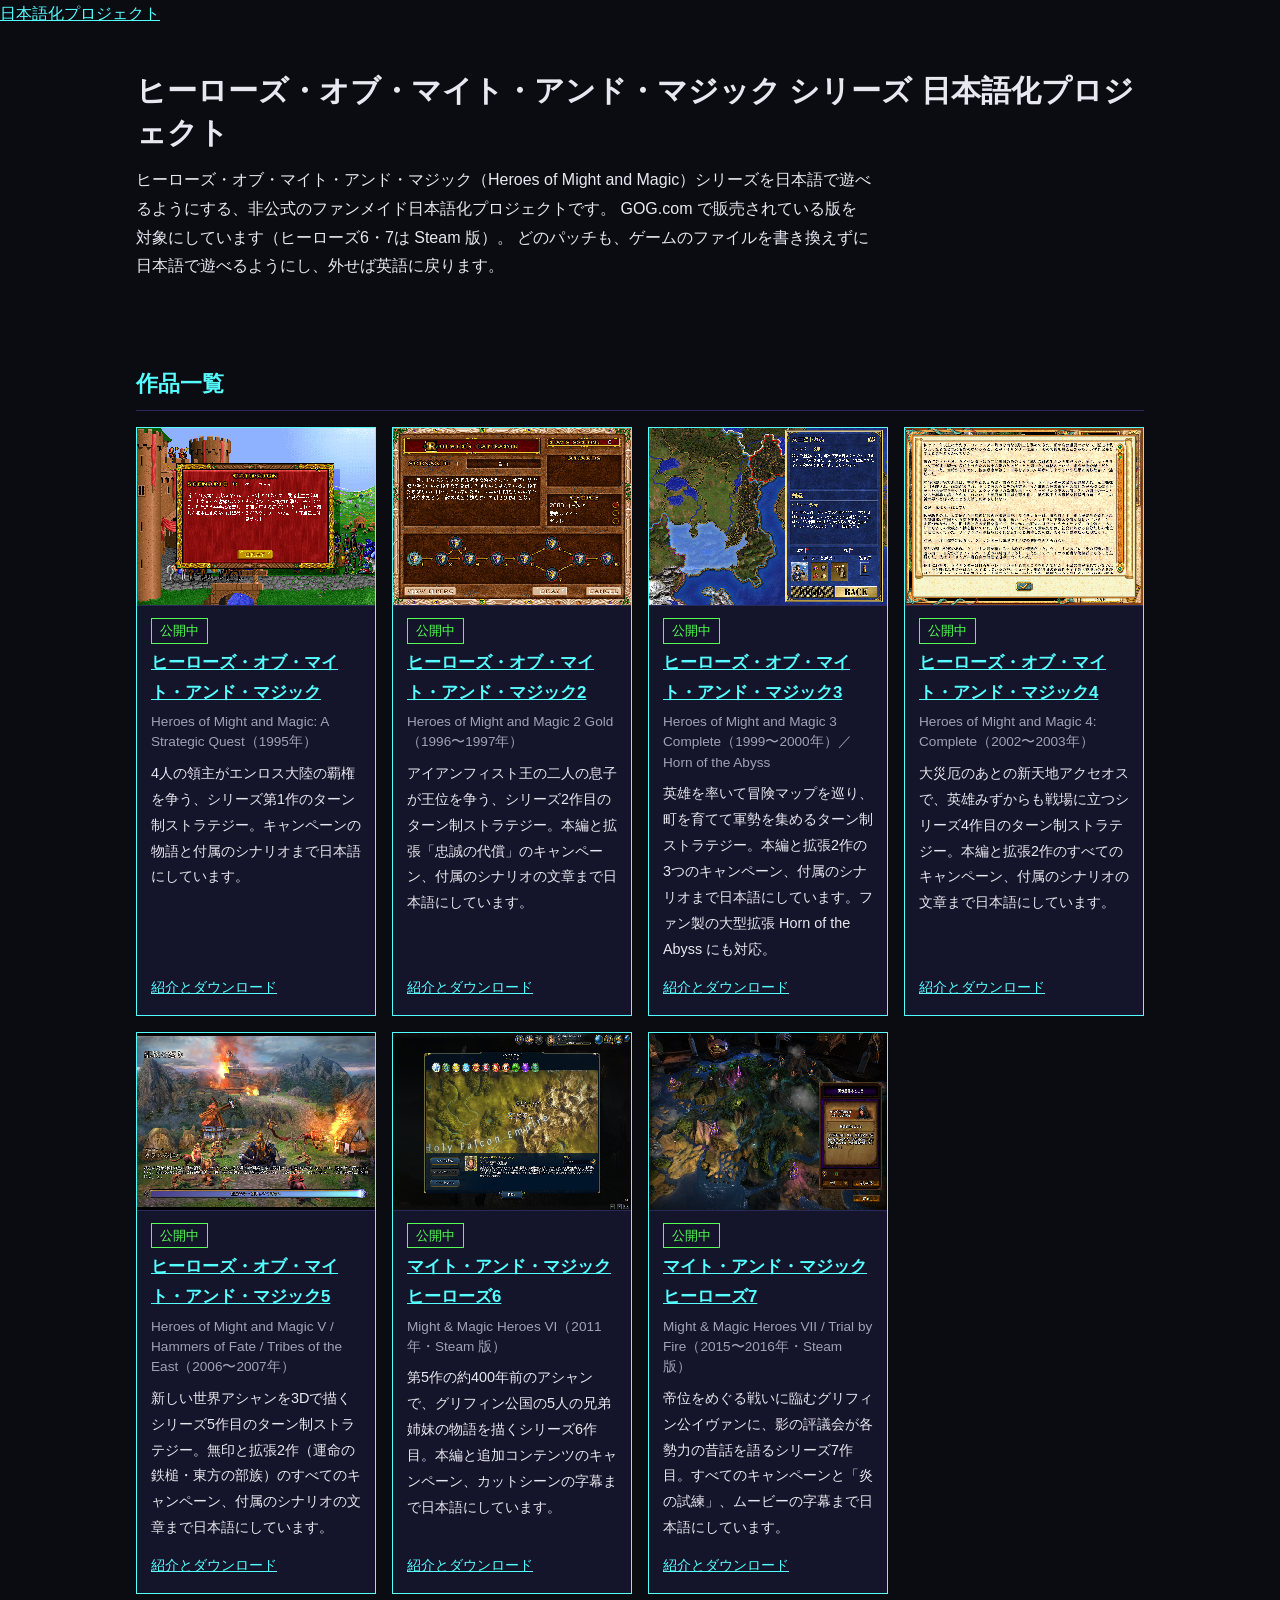
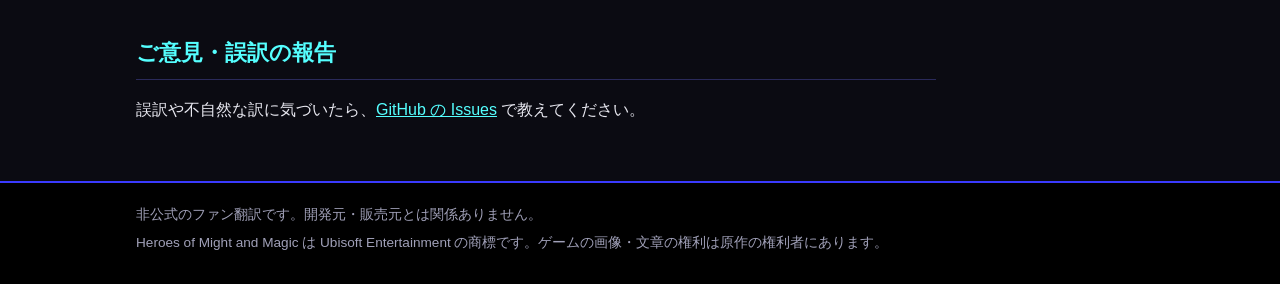
<file: docs/index.html>
<!doctype html>
<html lang="ja">
<head>
<meta charset="utf-8">
<meta name="viewport" content="width=device-width, initial-scale=1">
<title>ヒーローズ・オブ・マイト・アンド・マジック シリーズ 日本語化プロジェクト</title>
<meta name="description" content="ヒーローズ・オブ・マイト・アンド・マジック（Heroes of Might and Magic）シリーズを日本語で遊べるようにする、非公式のファンメイド日本語化プロジェクト。">
<meta property="og:type" content="website">
<meta property="og:title" content="ヒーローズ・オブ・マイト・アンド・マジック シリーズ 日本語化プロジェクト">
<meta property="og:description" content="ヒーローズ・オブ・マイト・アンド・マジック（Heroes of Might and Magic）シリーズを日本語で遊べるようにする、非公式のファンメイド日本語化プロジェクト。">
<meta property="og:url" content="https://higesho.github.io/homm-ja/">
<meta property="og:image" content="https://higesho.github.io/homm-ja/homm3/img/campaign.png">
<link rel="stylesheet" href="style.css">
</head>
<body>
<header class="jpn" id="jpn"><div class="jpn-band"><a class="jpn-home" href="https://higesho.github.io/ja/">日本語化プロジェクト</a></div></header>
<script src="https://higesho.github.io/ja/nav.js"></script>

<main class="band">
<section class="hero">
<h1>ヒーローズ・オブ・マイト・アンド・マジック シリーズ 日本語化プロジェクト</h1>
<p class="tag">ヒーローズ・オブ・マイト・アンド・マジック（Heroes of Might and Magic）シリーズを日本語で遊べるようにする、非公式のファンメイド日本語化プロジェクトです。
GOG.com で販売されている版を対象にしています（ヒーローズ6・7は Steam 版）。
どのパッチも、ゲームのファイルを書き換えずに日本語で遊べるようにし、外せば英語に戻ります。</p>
</section>

<h2 id="titles">作品一覧</h2>
<ul class="titles">
  <li class="ready">
    <a class="thumb" href="homm1/index.html"><img src="homm1/img/campaign.png" alt="ヒーローズ・オブ・マイト・アンド・マジック 日本語版のキャンペーンの画面" loading="lazy"></a>
    <div class="body">
      <span class="state ready">公開中</span>
      <span class="name"><a href="homm1/index.html">ヒーローズ・オブ・マイト・アンド・マジック</a></span>
      <span class="orig">Heroes of Might and Magic: A Strategic Quest（1995年）</span>
      <span class="desc">4人の領主がエンロス大陸の覇権を争う、シリーズ第1作のターン制ストラテジー。キャンペーンの物語と付属のシナリオまで日本語にしています。</span>
      <span class="more"><a href="homm1/index.html">紹介とダウンロード</a></span>
    </div>
  </li>
  <li class="ready">
    <a class="thumb" href="homm2/index.html"><img src="homm2/img/campaign.png" alt="ヒーローズ・オブ・マイト・アンド・マジック2 日本語版のキャンペーンの画面" loading="lazy"></a>
    <div class="body">
      <span class="state ready">公開中</span>
      <span class="name"><a href="homm2/index.html">ヒーローズ・オブ・マイト・アンド・マジック2</a></span>
      <span class="orig">Heroes of Might and Magic 2 Gold（1996〜1997年）</span>
      <span class="desc">アイアンフィスト王の二人の息子が王位を争う、シリーズ2作目のターン制ストラテジー。本編と拡張「忠誠の代償」のキャンペーン、付属のシナリオの文章まで日本語にしています。</span>
      <span class="more"><a href="homm2/index.html">紹介とダウンロード</a></span>
    </div>
  </li>
  <li class="ready">
    <a class="thumb" href="homm3/index.html"><img src="homm3/img/campaign.png" alt="ヒーローズ・オブ・マイト・アンド・マジック3 日本語版のキャンペーン選択の画面" loading="lazy"></a>
    <div class="body">
      <span class="state ready">公開中</span>
      <span class="name"><a href="homm3/index.html">ヒーローズ・オブ・マイト・アンド・マジック3</a></span>
      <span class="orig">Heroes of Might and Magic 3 Complete（1999〜2000年）／ Horn of the Abyss</span>
      <span class="desc">英雄を率いて冒険マップを巡り、町を育てて軍勢を集めるターン制ストラテジー。本編と拡張2作の3つのキャンペーン、付属のシナリオまで日本語にしています。ファン製の大型拡張 Horn of the Abyss にも対応。</span>
      <span class="more"><a href="homm3/index.html">紹介とダウンロード</a></span>
    </div>
  </li>
  <li class="ready">
    <a class="thumb" href="homm4/index.html"><img src="homm4/img/campaign.png" alt="ヒーローズ・オブ・マイト・アンド・マジック4 日本語版のキャンペーンの画面" loading="lazy"></a>
    <div class="body">
      <span class="state ready">公開中</span>
      <span class="name"><a href="homm4/index.html">ヒーローズ・オブ・マイト・アンド・マジック4</a></span>
      <span class="orig">Heroes of Might and Magic 4: Complete（2002〜2003年）</span>
      <span class="desc">大災厄のあとの新天地アクセオスで、英雄みずからも戦場に立つシリーズ4作目のターン制ストラテジー。本編と拡張2作のすべてのキャンペーン、付属のシナリオの文章まで日本語にしています。</span>
      <span class="more"><a href="homm4/index.html">紹介とダウンロード</a></span>
    </div>
  </li>
  <li class="ready">
    <a class="thumb" href="homm5/index.html"><img src="homm5/img/campaign.png" alt="ヒーローズ・オブ・マイト・アンド・マジック5 日本語版のキャンペーンの画面" loading="lazy"></a>
    <div class="body">
      <span class="state ready">公開中</span>
      <span class="name"><a href="homm5/index.html">ヒーローズ・オブ・マイト・アンド・マジック5</a></span>
      <span class="orig">Heroes of Might and Magic V / Hammers of Fate / Tribes of the East（2006〜2007年）</span>
      <span class="desc">新しい世界アシャンを3Dで描くシリーズ5作目のターン制ストラテジー。無印と拡張2作（運命の鉄槌・東方の部族）のすべてのキャンペーン、付属のシナリオの文章まで日本語にしています。</span>
      <span class="more"><a href="homm5/index.html">紹介とダウンロード</a></span>
    </div>
  </li>
  <li class="ready">
    <a class="thumb" href="homm6/index.html"><img src="homm6/img/campaign.png" alt="マイト・アンド・マジック ヒーローズ6 日本語版のキャンペーンの画面" loading="lazy"></a>
    <div class="body">
      <span class="state ready">公開中</span>
      <span class="name"><a href="homm6/index.html">マイト・アンド・マジック ヒーローズ6</a></span>
      <span class="orig">Might &amp; Magic Heroes VI（2011年・Steam 版）</span>
      <span class="desc">第5作の約400年前のアシャンで、グリフィン公国の5人の兄弟姉妹の物語を描くシリーズ6作目。本編と追加コンテンツのキャンペーン、カットシーンの字幕まで日本語にしています。</span>
      <span class="more"><a href="homm6/index.html">紹介とダウンロード</a></span>
    </div>
  </li>
  <li class="ready">
    <a class="thumb" href="homm7/index.html"><img src="homm7/img/campaign.png" alt="マイト・アンド・マジック ヒーローズ7 日本語版のキャンペーンの画面" loading="lazy"></a>
    <div class="body">
      <span class="state ready">公開中</span>
      <span class="name"><a href="homm7/index.html">マイト・アンド・マジック ヒーローズ7</a></span>
      <span class="orig">Might &amp; Magic Heroes VII / Trial by Fire（2015〜2016年・Steam 版）</span>
      <span class="desc">帝位をめぐる戦いに臨むグリフィン公イヴァンに、影の評議会が各勢力の昔話を語るシリーズ7作目。すべてのキャンペーンと「炎の試練」、ムービーの字幕まで日本語にしています。</span>
      <span class="more"><a href="homm7/index.html">紹介とダウンロード</a></span>
    </div>
  </li>
</ul>

<div class="text">
<h2>ご意見・誤訳の報告</h2>
<p>誤訳や不自然な訳に気づいたら、<a href="https://github.com/higesho/homm-ja/issues">GitHub の Issues</a> で教えてください。</p>
</div>
</main>

<footer class="foot"><div class="band">
  <p>非公式のファン翻訳です。開発元・販売元とは関係ありません。</p>
  <p>Heroes of Might and Magic は Ubisoft Entertainment の商標です。ゲームの画像・文章の権利は原作の権利者にあります。</p>
</div></footer>
</body>
</html>
</file>
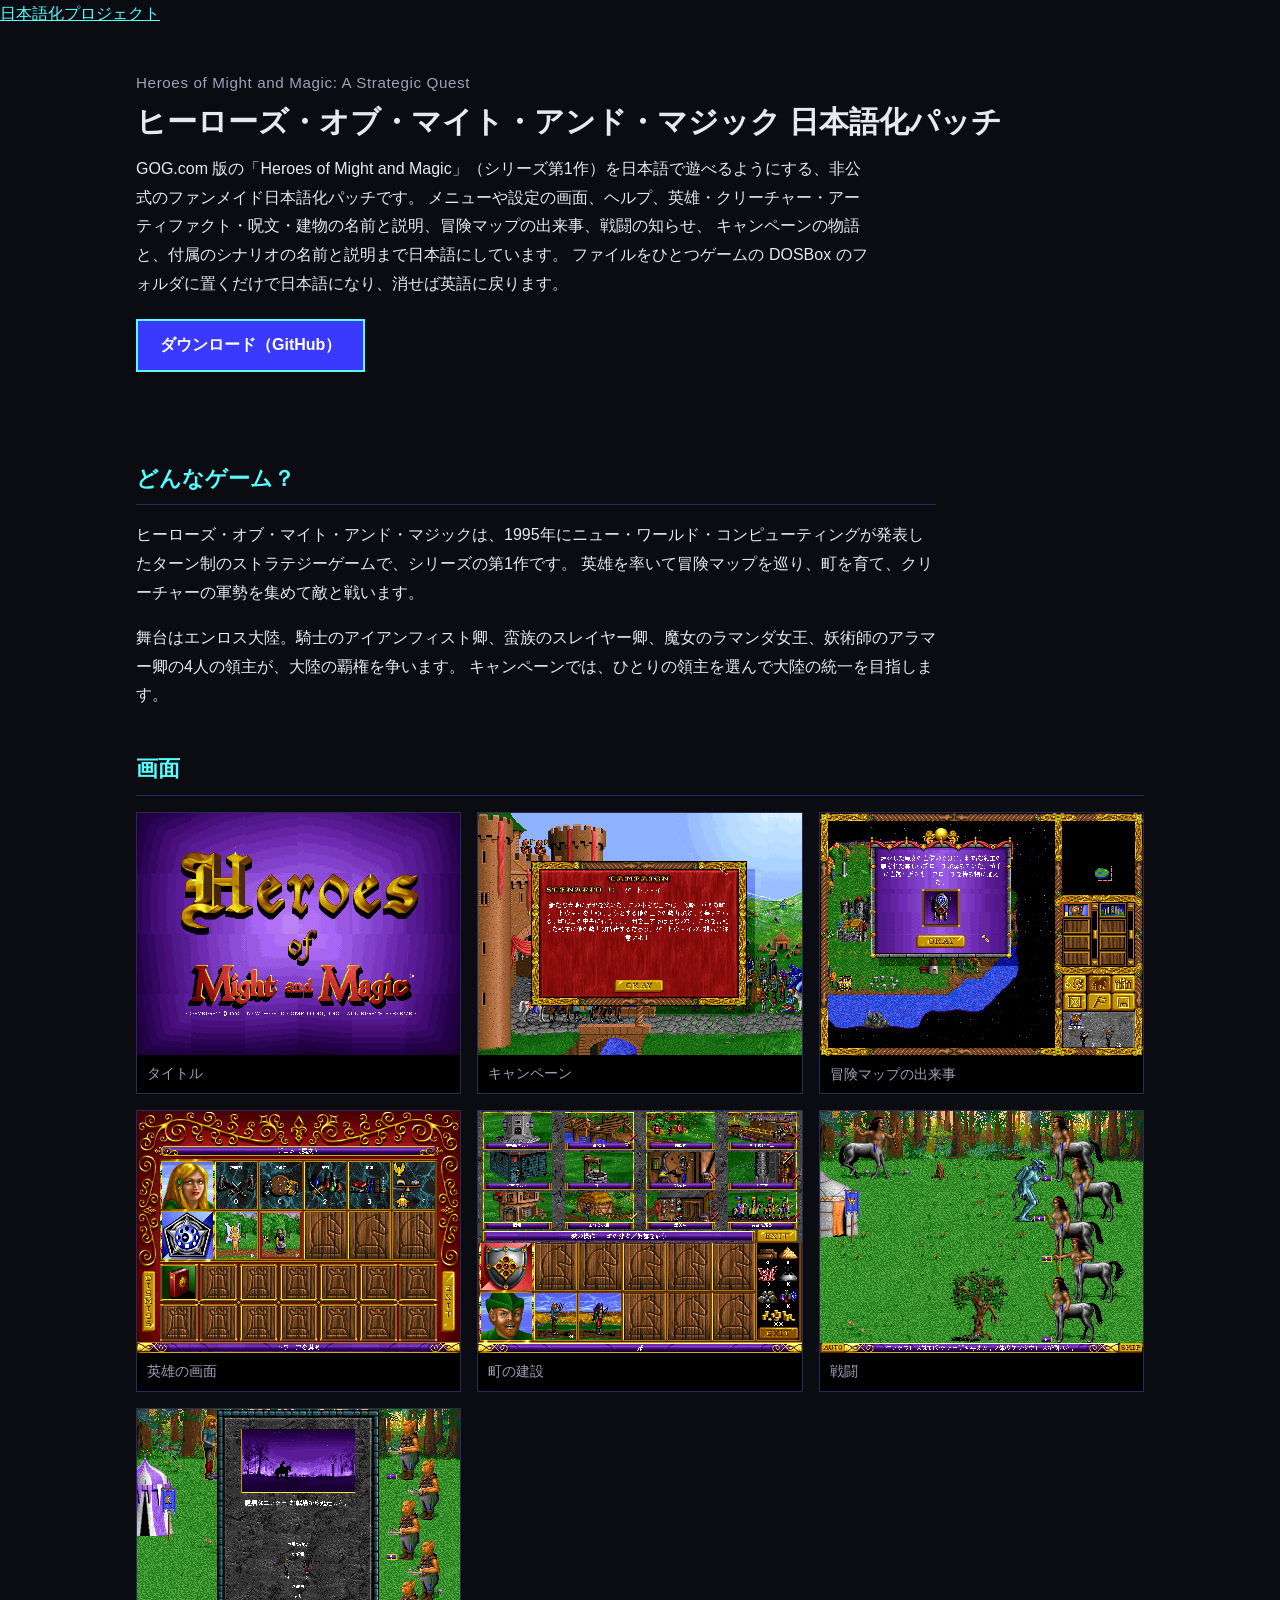
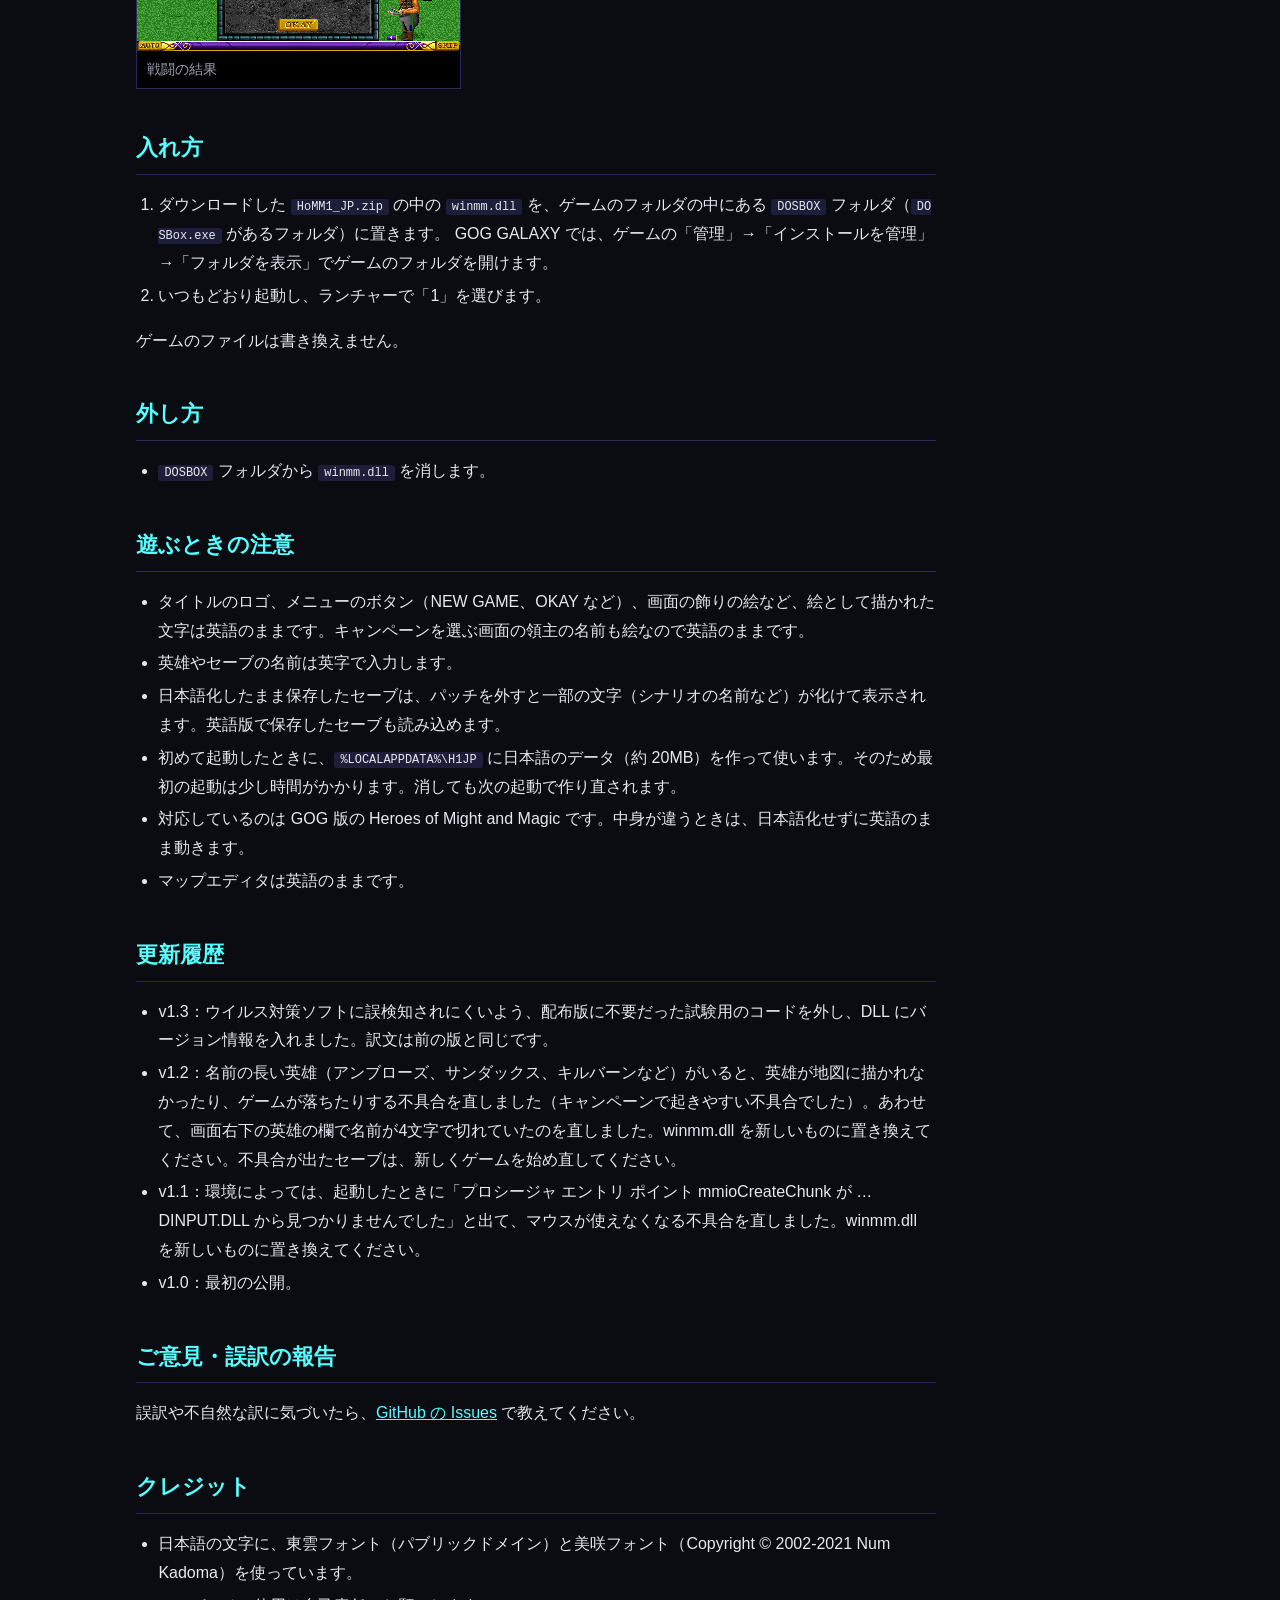
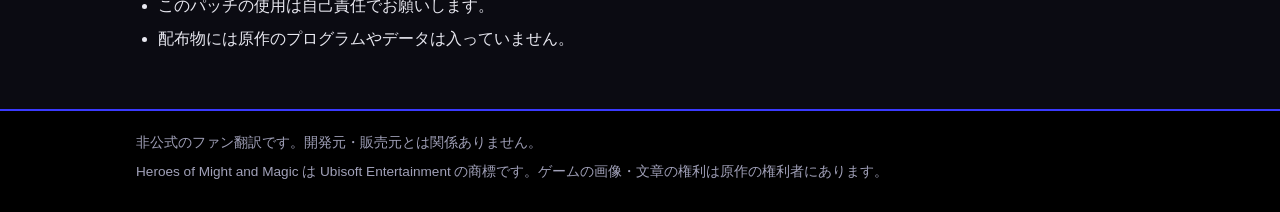
<file: docs/homm1/index.html>
<!doctype html>
<html lang="ja">
<head>
<meta charset="utf-8">
<meta name="viewport" content="width=device-width, initial-scale=1">
<title>ヒーローズ・オブ・マイト・アンド・マジック 日本語化パッチ — ヒーローズ・オブ・マイト・アンド・マジック シリーズ 日本語化プロジェクト</title>
<meta name="description" content="GOG.com 版 Heroes of Might and Magic（シリーズ第1作）を日本語で遊べるようにする、非公式のファンメイド日本語化パッチ。">
<meta property="og:type" content="article">
<meta property="og:title" content="ヒーローズ・オブ・マイト・アンド・マジック 日本語化パッチ">
<meta property="og:description" content="GOG.com 版 Heroes of Might and Magic（シリーズ第1作）を日本語で遊べるようにする、非公式のファンメイド日本語化パッチ。">
<meta property="og:url" content="https://higesho.github.io/homm-ja/homm1/">
<meta property="og:image" content="https://higesho.github.io/homm-ja/homm1/img/campaign.png">
<link rel="stylesheet" href="../style.css">
</head>
<body>
<header class="jpn" id="jpn"><div class="jpn-band"><a class="jpn-home" href="https://higesho.github.io/ja/">日本語化プロジェクト</a></div></header>
<script src="https://higesho.github.io/ja/nav.js"></script>

<main class="band">
<section class="hero">
<p class="sub">Heroes of Might and Magic: A Strategic Quest</p>
<h1>ヒーローズ・オブ・マイト・アンド・マジック 日本語化パッチ</h1>
<p class="tag">GOG.com 版の「Heroes of Might and Magic」（シリーズ第1作）を日本語で遊べるようにする、非公式のファンメイド日本語化パッチです。
メニューや設定の画面、ヘルプ、英雄・クリーチャー・アーティファクト・呪文・建物の名前と説明、冒険マップの出来事、戦闘の知らせ、
キャンペーンの物語と、付属のシナリオの名前と説明まで日本語にしています。
ファイルをひとつゲームの DOSBox のフォルダに置くだけで日本語になり、消せば英語に戻ります。</p>
<p><a class="dl" href="https://github.com/higesho/homm-ja/releases/tag/homm1-v1.3">ダウンロード（GitHub）</a></p>
</section>

<div class="text">
<h2>どんなゲーム？</h2>
<p>ヒーローズ・オブ・マイト・アンド・マジックは、1995年にニュー・ワールド・コンピューティングが発表したターン制のストラテジーゲームで、シリーズの第1作です。
英雄を率いて冒険マップを巡り、町を育て、クリーチャーの軍勢を集めて敵と戦います。</p>
<p>舞台はエンロス大陸。騎士のアイアンフィスト卿、蛮族のスレイヤー卿、魔女のラマンダ女王、妖術師のアラマー卿の4人の領主が、大陸の覇権を争います。
キャンペーンでは、ひとりの領主を選んで大陸の統一を目指します。</p>
</div>

<h2>画面</h2>
<div class="shots">
  <figure><img src="img/title.png" alt="タイトル画面" loading="lazy"><figcaption>タイトル</figcaption></figure>
  <figure><img src="img/campaign.png" alt="アイアンフィスト卿のキャンペーンで、最初のシナリオ「ゲートウェイ」の説明が出る画面" loading="lazy"><figcaption>キャンペーン</figcaption></figure>
  <figure><img src="img/event.png" alt="冒険マップで魔女の亡骸のそばにブローチを見つけた知らせ" loading="lazy"><figcaption>冒険マップの出来事</figcaption></figure>
  <figure><img src="img/hero.png" alt="英雄エクターの能力と軍勢の画面" loading="lazy"><figcaption>英雄の画面</figcaption></figure>
  <figure><img src="img/town.png" alt="城の建物と英雄を雇う画面" loading="lazy"><figcaption>町の建設</figcaption></figure>
  <figure><img src="img/combat.png" alt="ケンタウロスとの戦闘で、戦いの知らせが出る画面" loading="lazy"><figcaption>戦闘</figcaption></figure>
  <figure><img src="img/result.png" alt="戦闘の結果の画面" loading="lazy"><figcaption>戦闘の結果</figcaption></figure>
</div>

<div class="text">
<h2>入れ方</h2>
<ol>
<li>ダウンロードした <code>HoMM1_JP.zip</code> の中の <code>winmm.dll</code> を、ゲームのフォルダの中にある <code>DOSBOX</code> フォルダ（<code>DOSBox.exe</code> があるフォルダ）に置きます。
  GOG GALAXY では、ゲームの「管理」→「インストールを管理」→「フォルダを表示」でゲームのフォルダを開けます。</li>
<li>いつもどおり起動し、ランチャーで「1」を選びます。</li>
</ol>
<p>ゲームのファイルは書き換えません。</p>

<h2>外し方</h2>
<ul>
<li><code>DOSBOX</code> フォルダから <code>winmm.dll</code> を消します。</li>
</ul>

<h2>遊ぶときの注意</h2>
<ul>
<li>タイトルのロゴ、メニューのボタン（NEW GAME、OKAY など）、画面の飾りの絵など、絵として描かれた文字は英語のままです。キャンペーンを選ぶ画面の領主の名前も絵なので英語のままです。</li>
<li>英雄やセーブの名前は英字で入力します。</li>
<li>日本語化したまま保存したセーブは、パッチを外すと一部の文字（シナリオの名前など）が化けて表示されます。英語版で保存したセーブも読み込めます。</li>
<li>初めて起動したときに、<code>%LOCALAPPDATA%\H1JP</code> に日本語のデータ（約 20MB）を作って使います。そのため最初の起動は少し時間がかかります。消しても次の起動で作り直されます。</li>
<li>対応しているのは GOG 版の Heroes of Might and Magic です。中身が違うときは、日本語化せずに英語のまま動きます。</li>
<li>マップエディタは英語のままです。</li>
</ul>

<h2>更新履歴</h2>
<ul>
<li>v1.3：ウイルス対策ソフトに誤検知されにくいよう、配布版に不要だった試験用のコードを外し、DLL にバージョン情報を入れました。訳文は前の版と同じです。</li>
<li>v1.2：名前の長い英雄（アンブローズ、サンダックス、キルバーンなど）がいると、英雄が地図に描かれなかったり、ゲームが落ちたりする不具合を直しました（キャンペーンで起きやすい不具合でした）。あわせて、画面右下の英雄の欄で名前が4文字で切れていたのを直しました。winmm.dll を新しいものに置き換えてください。不具合が出たセーブは、新しくゲームを始め直してください。</li>
<li>v1.1：環境によっては、起動したときに「プロシージャ エントリ ポイント mmioCreateChunk が … DINPUT.DLL から見つかりませんでした」と出て、マウスが使えなくなる不具合を直しました。winmm.dll を新しいものに置き換えてください。</li>
<li>v1.0：最初の公開。</li>
</ul>

<h2>ご意見・誤訳の報告</h2>
<p>誤訳や不自然な訳に気づいたら、<a href="https://github.com/higesho/homm-ja/issues">GitHub の Issues</a> で教えてください。</p>

<h2>クレジット</h2>
<ul>
<li>日本語の文字に、東雲フォント（パブリックドメイン）と美咲フォント（Copyright &copy; 2002-2021 Num Kadoma）を使っています。</li>
<li>このパッチの使用は自己責任でお願いします。</li>
<li>配布物には原作のプログラムやデータは入っていません。</li>
</ul>
</div>
</main>

<footer class="foot"><div class="band">
  <p>非公式のファン翻訳です。開発元・販売元とは関係ありません。</p>
  <p>Heroes of Might and Magic は Ubisoft Entertainment の商標です。ゲームの画像・文章の権利は原作の権利者にあります。</p>
</div></footer>
</body>
</html>
</file>
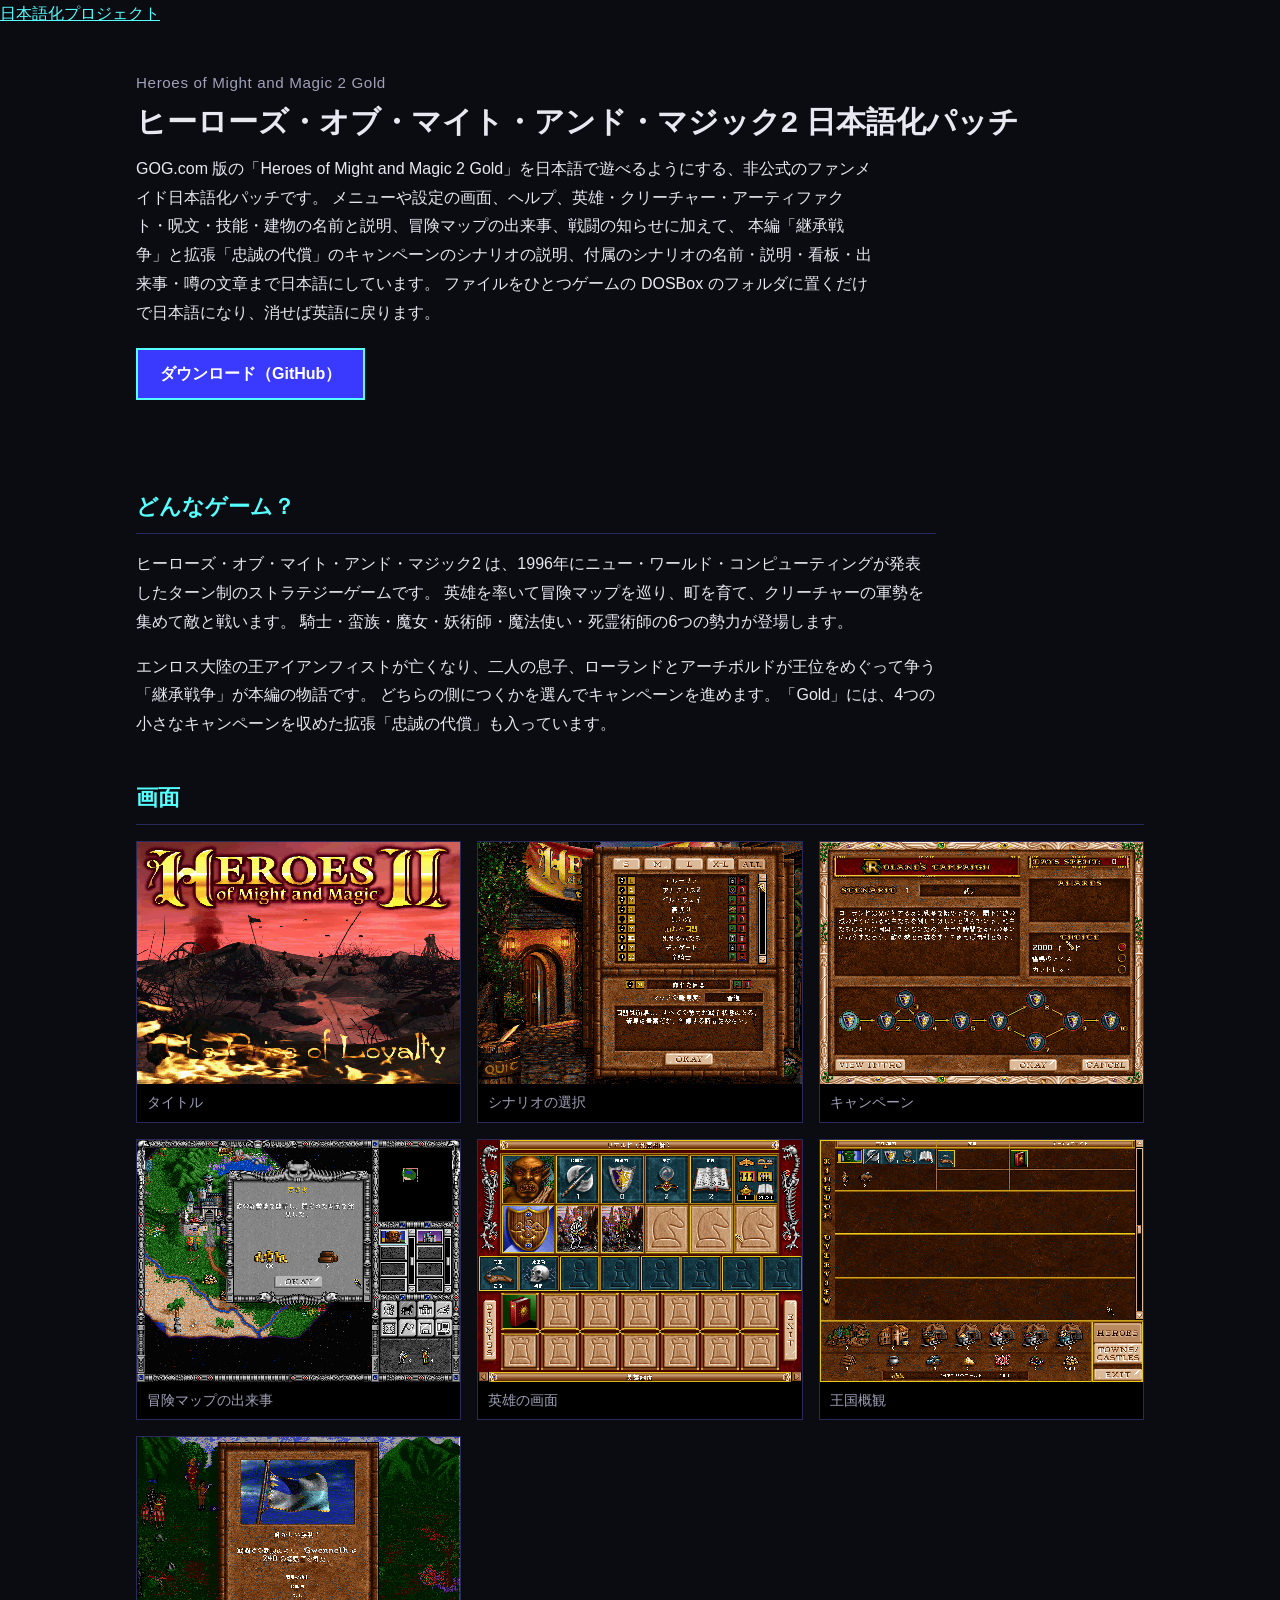
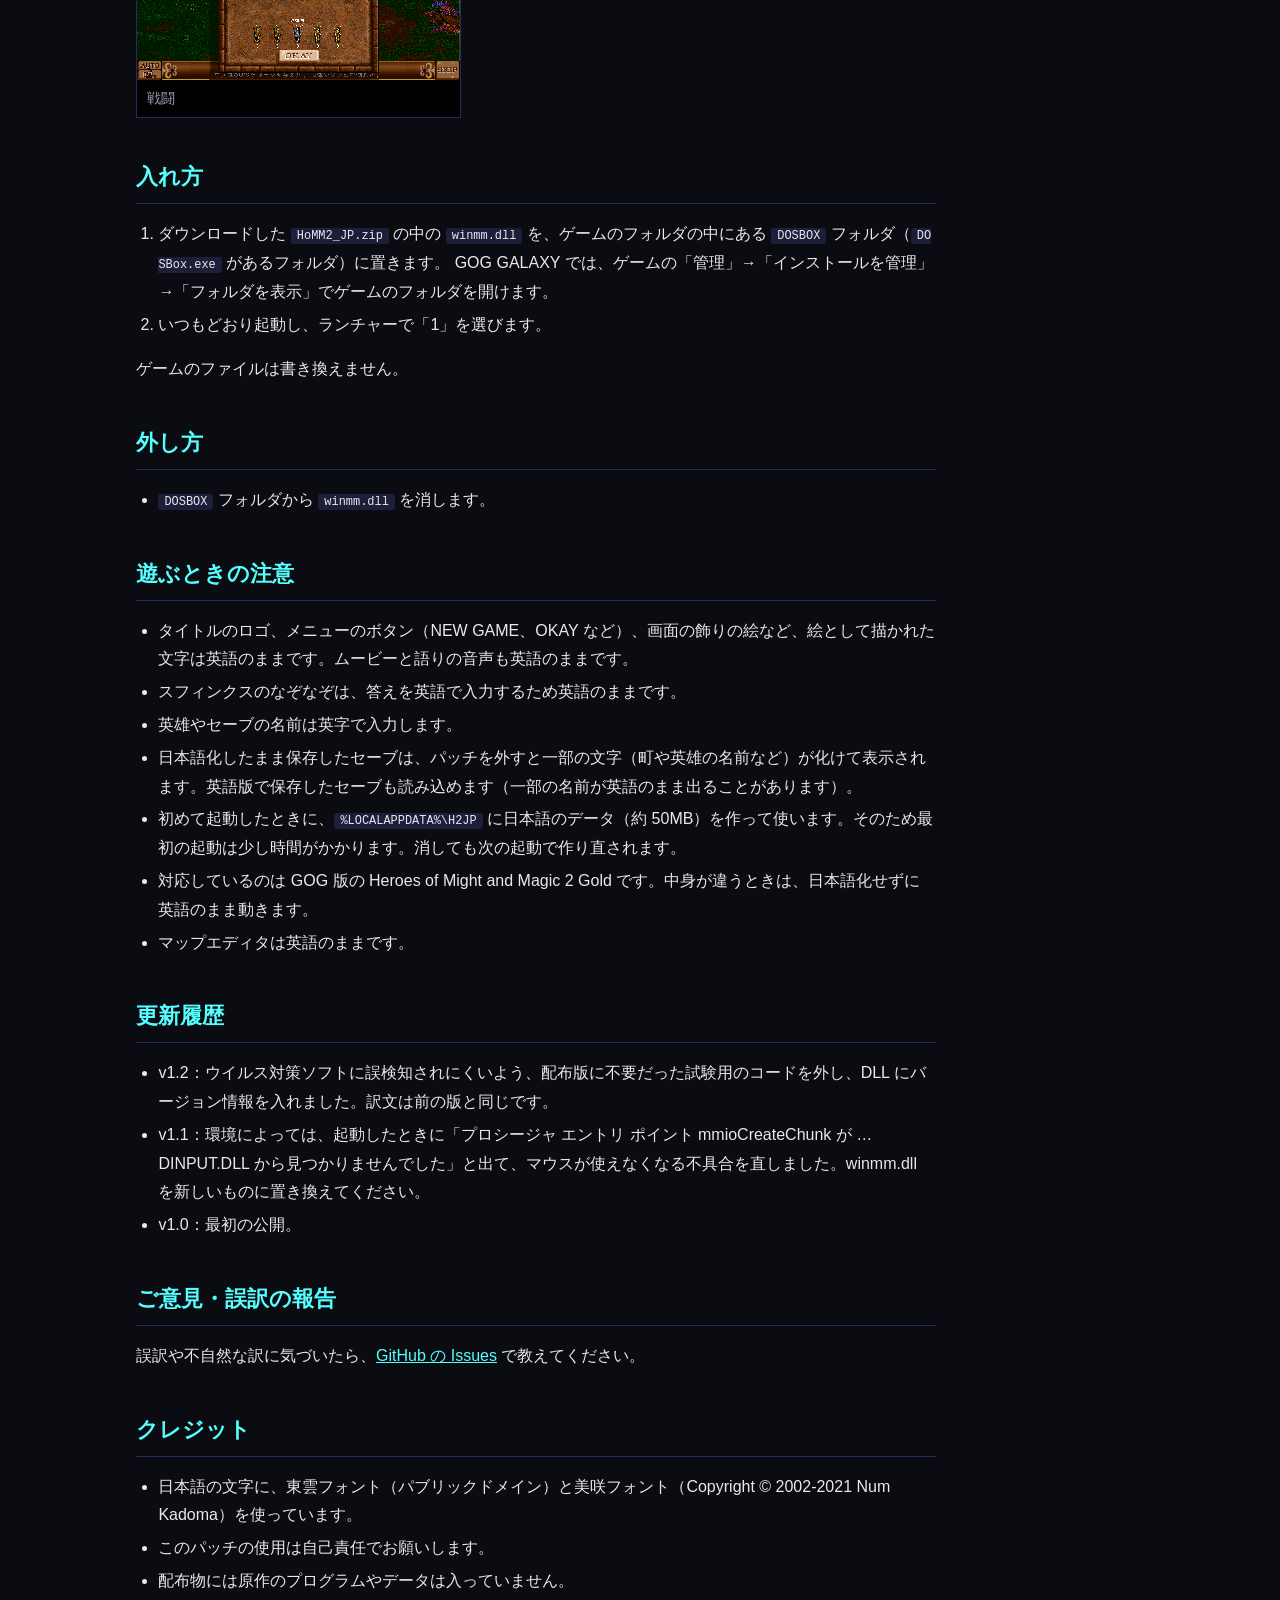
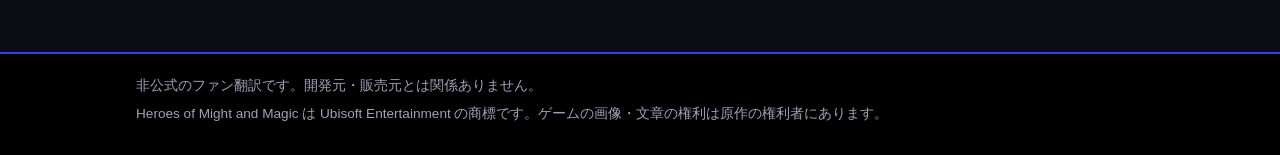
<file: docs/homm2/index.html>
<!doctype html>
<html lang="ja">
<head>
<meta charset="utf-8">
<meta name="viewport" content="width=device-width, initial-scale=1">
<title>ヒーローズ・オブ・マイト・アンド・マジック2 日本語化パッチ — ヒーローズ・オブ・マイト・アンド・マジック シリーズ 日本語化プロジェクト</title>
<meta name="description" content="GOG.com 版 Heroes of Might and Magic 2 Gold を日本語で遊べるようにする、非公式のファンメイド日本語化パッチ。">
<meta property="og:type" content="article">
<meta property="og:title" content="ヒーローズ・オブ・マイト・アンド・マジック2 日本語化パッチ">
<meta property="og:description" content="GOG.com 版 Heroes of Might and Magic 2 Gold を日本語で遊べるようにする、非公式のファンメイド日本語化パッチ。">
<meta property="og:url" content="https://higesho.github.io/homm-ja/homm2/">
<meta property="og:image" content="https://higesho.github.io/homm-ja/homm2/img/campaign.png">
<link rel="stylesheet" href="../style.css">
</head>
<body>
<header class="jpn" id="jpn"><div class="jpn-band"><a class="jpn-home" href="https://higesho.github.io/ja/">日本語化プロジェクト</a></div></header>
<script src="https://higesho.github.io/ja/nav.js"></script>

<main class="band">
<section class="hero">
<p class="sub">Heroes of Might and Magic 2 Gold</p>
<h1>ヒーローズ・オブ・マイト・アンド・マジック2 日本語化パッチ</h1>
<p class="tag">GOG.com 版の「Heroes of Might and Magic 2 Gold」を日本語で遊べるようにする、非公式のファンメイド日本語化パッチです。
メニューや設定の画面、ヘルプ、英雄・クリーチャー・アーティファクト・呪文・技能・建物の名前と説明、冒険マップの出来事、戦闘の知らせに加えて、
本編「継承戦争」と拡張「忠誠の代償」のキャンペーンのシナリオの説明、付属のシナリオの名前・説明・看板・出来事・噂の文章まで日本語にしています。
ファイルをひとつゲームの DOSBox のフォルダに置くだけで日本語になり、消せば英語に戻ります。</p>
<p><a class="dl" href="https://github.com/higesho/homm-ja/releases/tag/homm2-v1.2">ダウンロード（GitHub）</a></p>
</section>

<div class="text">
<h2>どんなゲーム？</h2>
<p>ヒーローズ・オブ・マイト・アンド・マジック2 は、1996年にニュー・ワールド・コンピューティングが発表したターン制のストラテジーゲームです。
英雄を率いて冒険マップを巡り、町を育て、クリーチャーの軍勢を集めて敵と戦います。
騎士・蛮族・魔女・妖術師・魔法使い・死霊術師の6つの勢力が登場します。</p>
<p>エンロス大陸の王アイアンフィストが亡くなり、二人の息子、ローランドとアーチボルドが王位をめぐって争う「継承戦争」が本編の物語です。
どちらの側につくかを選んでキャンペーンを進めます。「Gold」には、4つの小さなキャンペーンを収めた拡張「忠誠の代償」も入っています。</p>
</div>

<h2>画面</h2>
<div class="shots">
  <figure><img src="img/title.png" alt="タイトル画面" loading="lazy"><figcaption>タイトル</figcaption></figure>
  <figure><img src="img/select.png" alt="シナリオ一覧で「崩れた同盟」を選び、説明を読む画面" loading="lazy"><figcaption>シナリオの選択</figcaption></figure>
  <figure><img src="img/campaign.png" alt="ローランドのキャンペーンで、最初のシナリオの説明と報酬を選ぶ画面" loading="lazy"><figcaption>キャンペーン</figcaption></figure>
  <figure><img src="img/event.png" alt="冒険マップで焚き火を見つけたときの知らせ" loading="lazy"><figcaption>冒険マップの出来事</figcaption></figure>
  <figure><img src="img/hero.png" alt="英雄の能力・技能・軍勢の画面" loading="lazy"><figcaption>英雄の画面</figcaption></figure>
  <figure><img src="img/kingdom.png" alt="王国概観の画面" loading="lazy"><figcaption>王国概観</figcaption></figure>
  <figure><img src="img/combat.png" alt="ゾンビとの戦闘に勝ち、戦果が出る画面" loading="lazy"><figcaption>戦闘</figcaption></figure>
</div>

<div class="text">
<h2>入れ方</h2>
<ol>
<li>ダウンロードした <code>HoMM2_JP.zip</code> の中の <code>winmm.dll</code> を、ゲームのフォルダの中にある <code>DOSBOX</code> フォルダ（<code>DOSBox.exe</code> があるフォルダ）に置きます。
  GOG GALAXY では、ゲームの「管理」→「インストールを管理」→「フォルダを表示」でゲームのフォルダを開けます。</li>
<li>いつもどおり起動し、ランチャーで「1」を選びます。</li>
</ol>
<p>ゲームのファイルは書き換えません。</p>

<h2>外し方</h2>
<ul>
<li><code>DOSBOX</code> フォルダから <code>winmm.dll</code> を消します。</li>
</ul>

<h2>遊ぶときの注意</h2>
<ul>
<li>タイトルのロゴ、メニューのボタン（NEW GAME、OKAY など）、画面の飾りの絵など、絵として描かれた文字は英語のままです。ムービーと語りの音声も英語のままです。</li>
<li>スフィンクスのなぞなぞは、答えを英語で入力するため英語のままです。</li>
<li>英雄やセーブの名前は英字で入力します。</li>
<li>日本語化したまま保存したセーブは、パッチを外すと一部の文字（町や英雄の名前など）が化けて表示されます。英語版で保存したセーブも読み込めます（一部の名前が英語のまま出ることがあります）。</li>
<li>初めて起動したときに、<code>%LOCALAPPDATA%\H2JP</code> に日本語のデータ（約 50MB）を作って使います。そのため最初の起動は少し時間がかかります。消しても次の起動で作り直されます。</li>
<li>対応しているのは GOG 版の Heroes of Might and Magic 2 Gold です。中身が違うときは、日本語化せずに英語のまま動きます。</li>
<li>マップエディタは英語のままです。</li>
</ul>

<h2>更新履歴</h2>
<ul>
<li>v1.2：ウイルス対策ソフトに誤検知されにくいよう、配布版に不要だった試験用のコードを外し、DLL にバージョン情報を入れました。訳文は前の版と同じです。</li>
<li>v1.1：環境によっては、起動したときに「プロシージャ エントリ ポイント mmioCreateChunk が … DINPUT.DLL から見つかりませんでした」と出て、マウスが使えなくなる不具合を直しました。winmm.dll を新しいものに置き換えてください。</li>
<li>v1.0：最初の公開。</li>
</ul>

<h2>ご意見・誤訳の報告</h2>
<p>誤訳や不自然な訳に気づいたら、<a href="https://github.com/higesho/homm-ja/issues">GitHub の Issues</a> で教えてください。</p>

<h2>クレジット</h2>
<ul>
<li>日本語の文字に、東雲フォント（パブリックドメイン）と美咲フォント（Copyright &copy; 2002-2021 Num Kadoma）を使っています。</li>
<li>このパッチの使用は自己責任でお願いします。</li>
<li>配布物には原作のプログラムやデータは入っていません。</li>
</ul>
</div>
</main>

<footer class="foot"><div class="band">
  <p>非公式のファン翻訳です。開発元・販売元とは関係ありません。</p>
  <p>Heroes of Might and Magic は Ubisoft Entertainment の商標です。ゲームの画像・文章の権利は原作の権利者にあります。</p>
</div></footer>
</body>
</html>
</file>
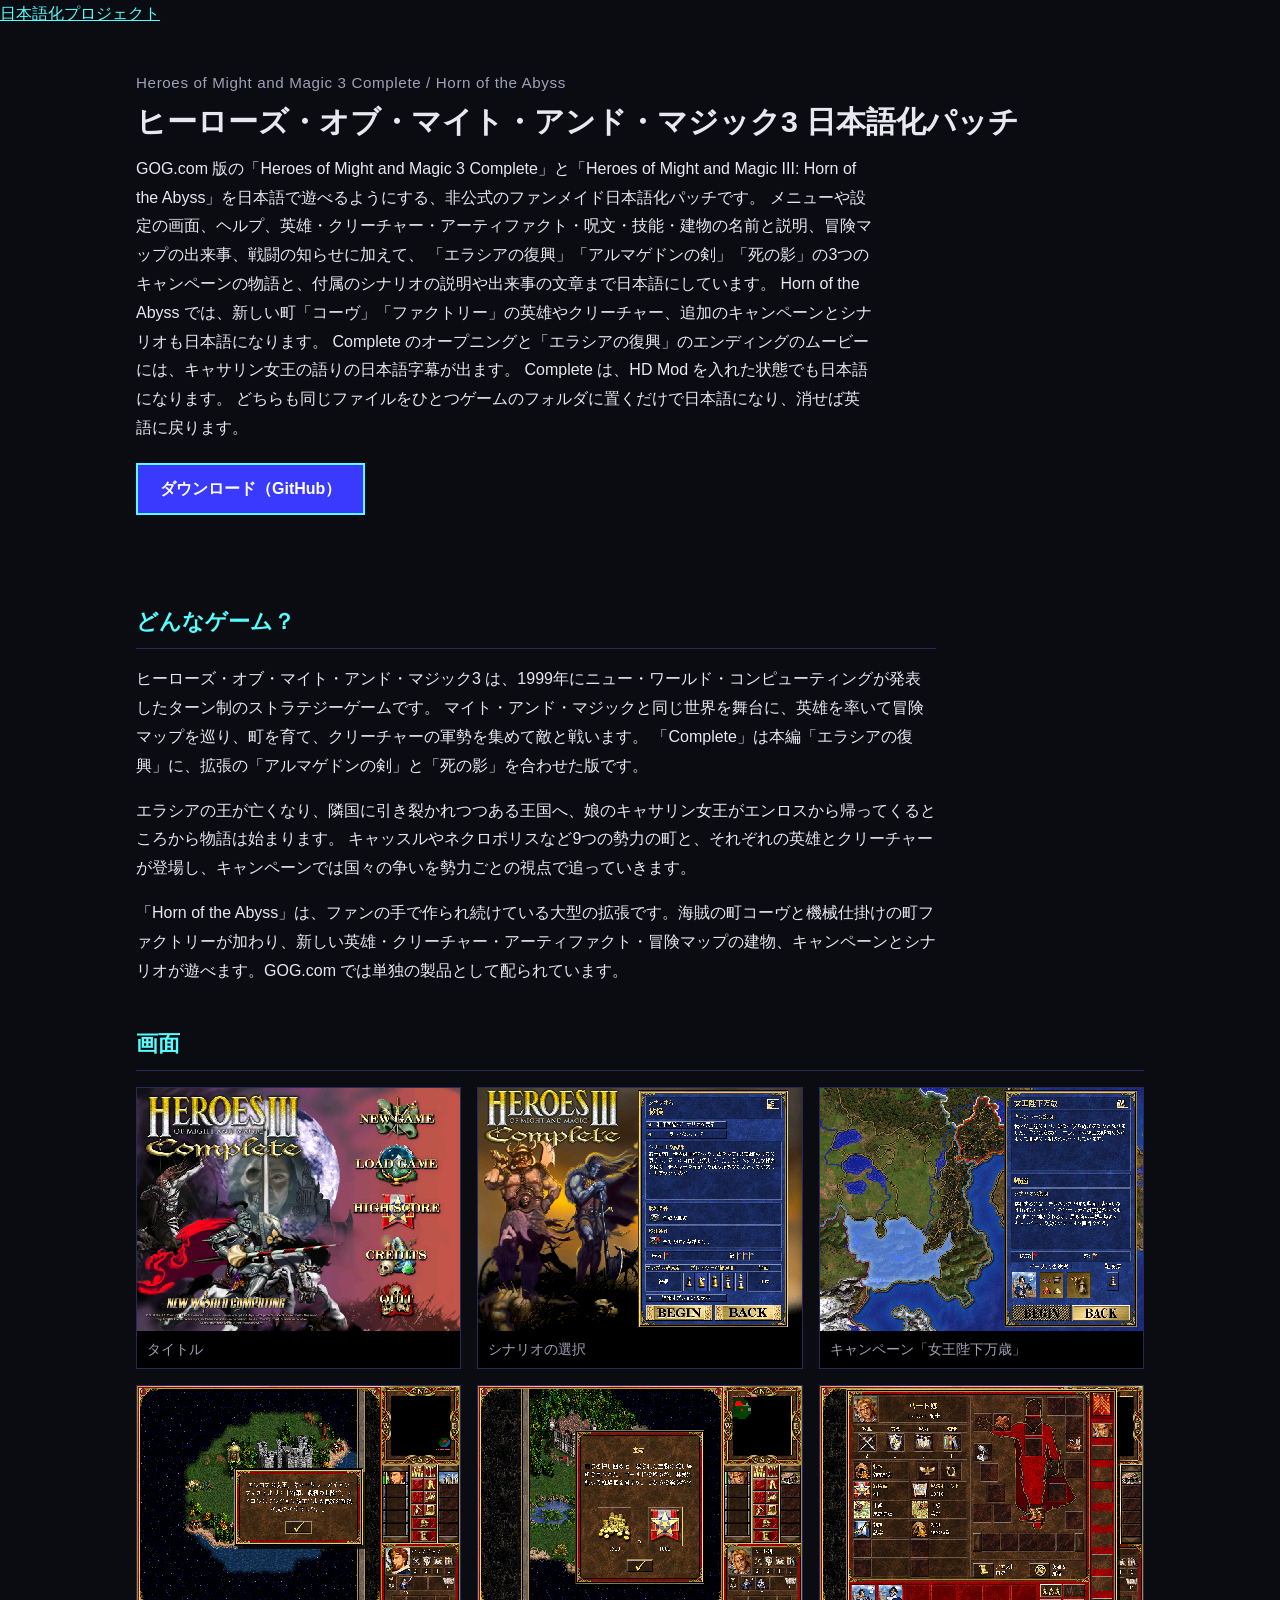
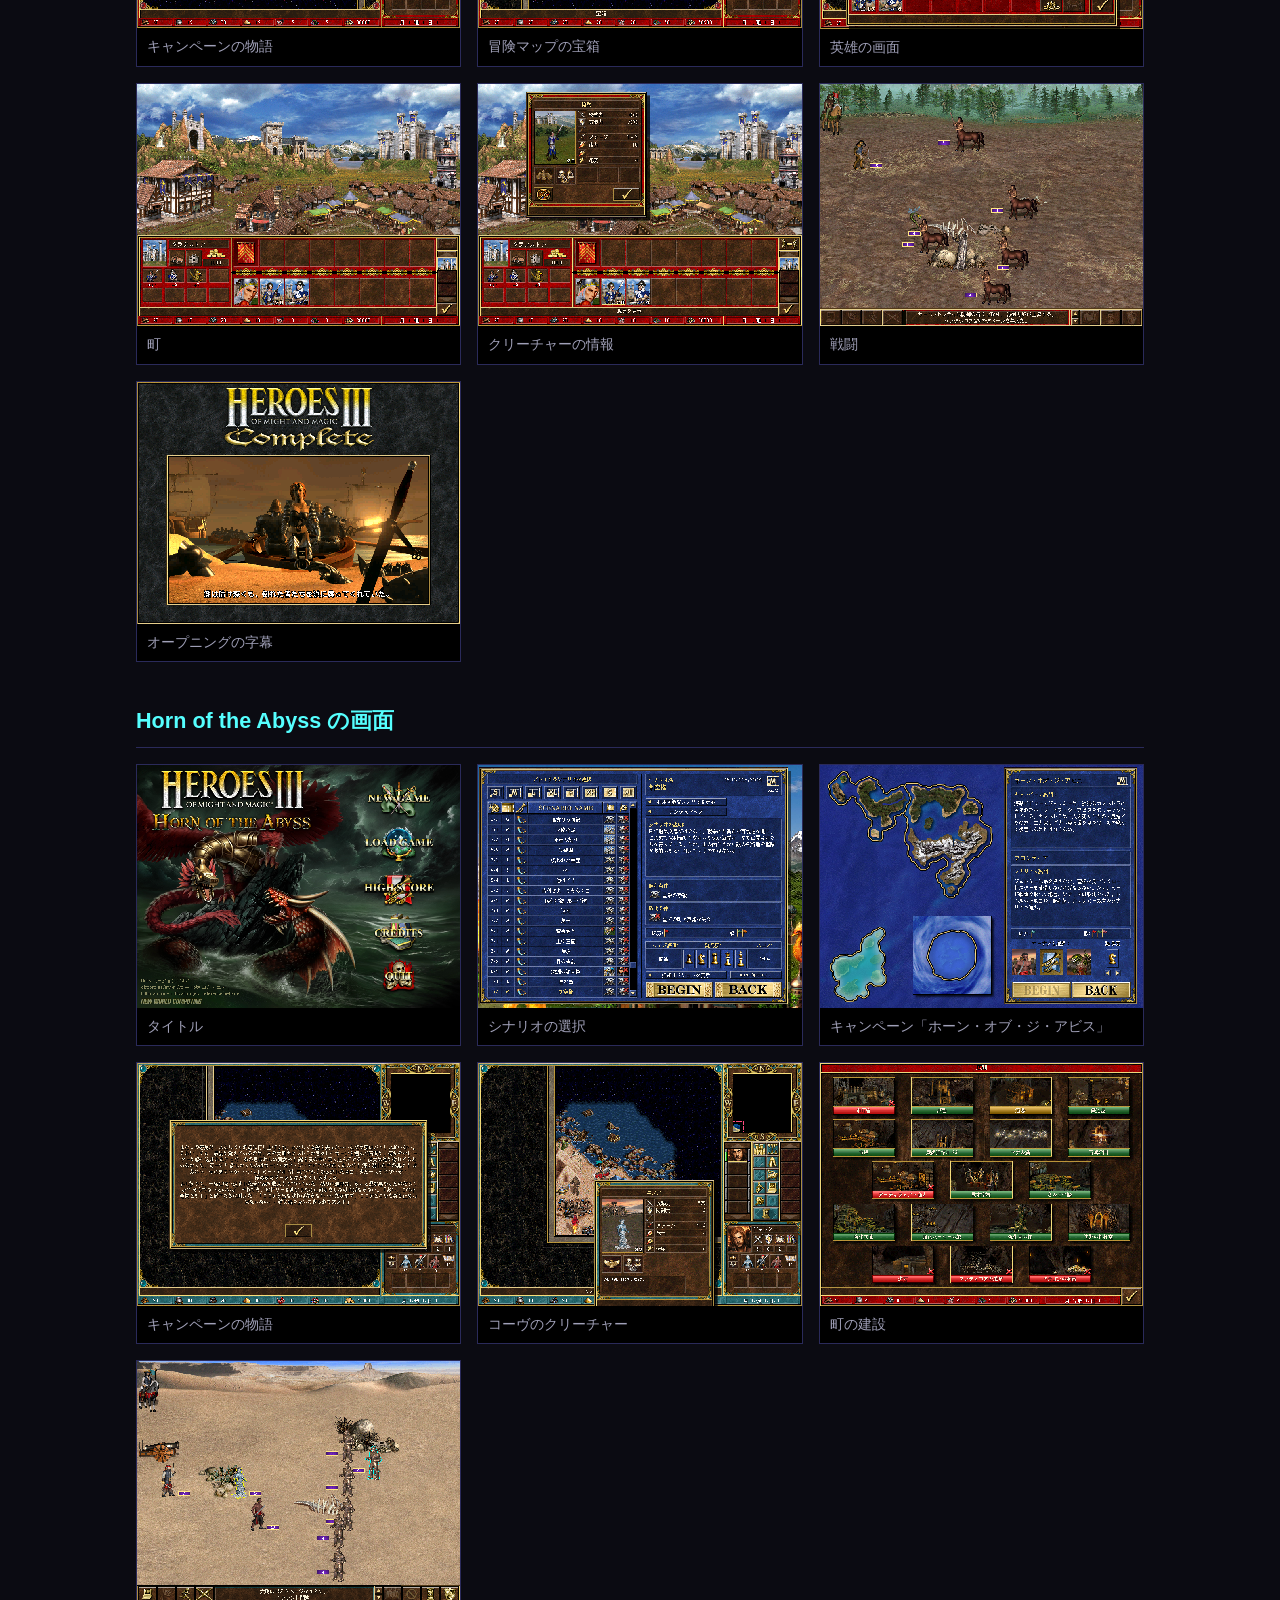
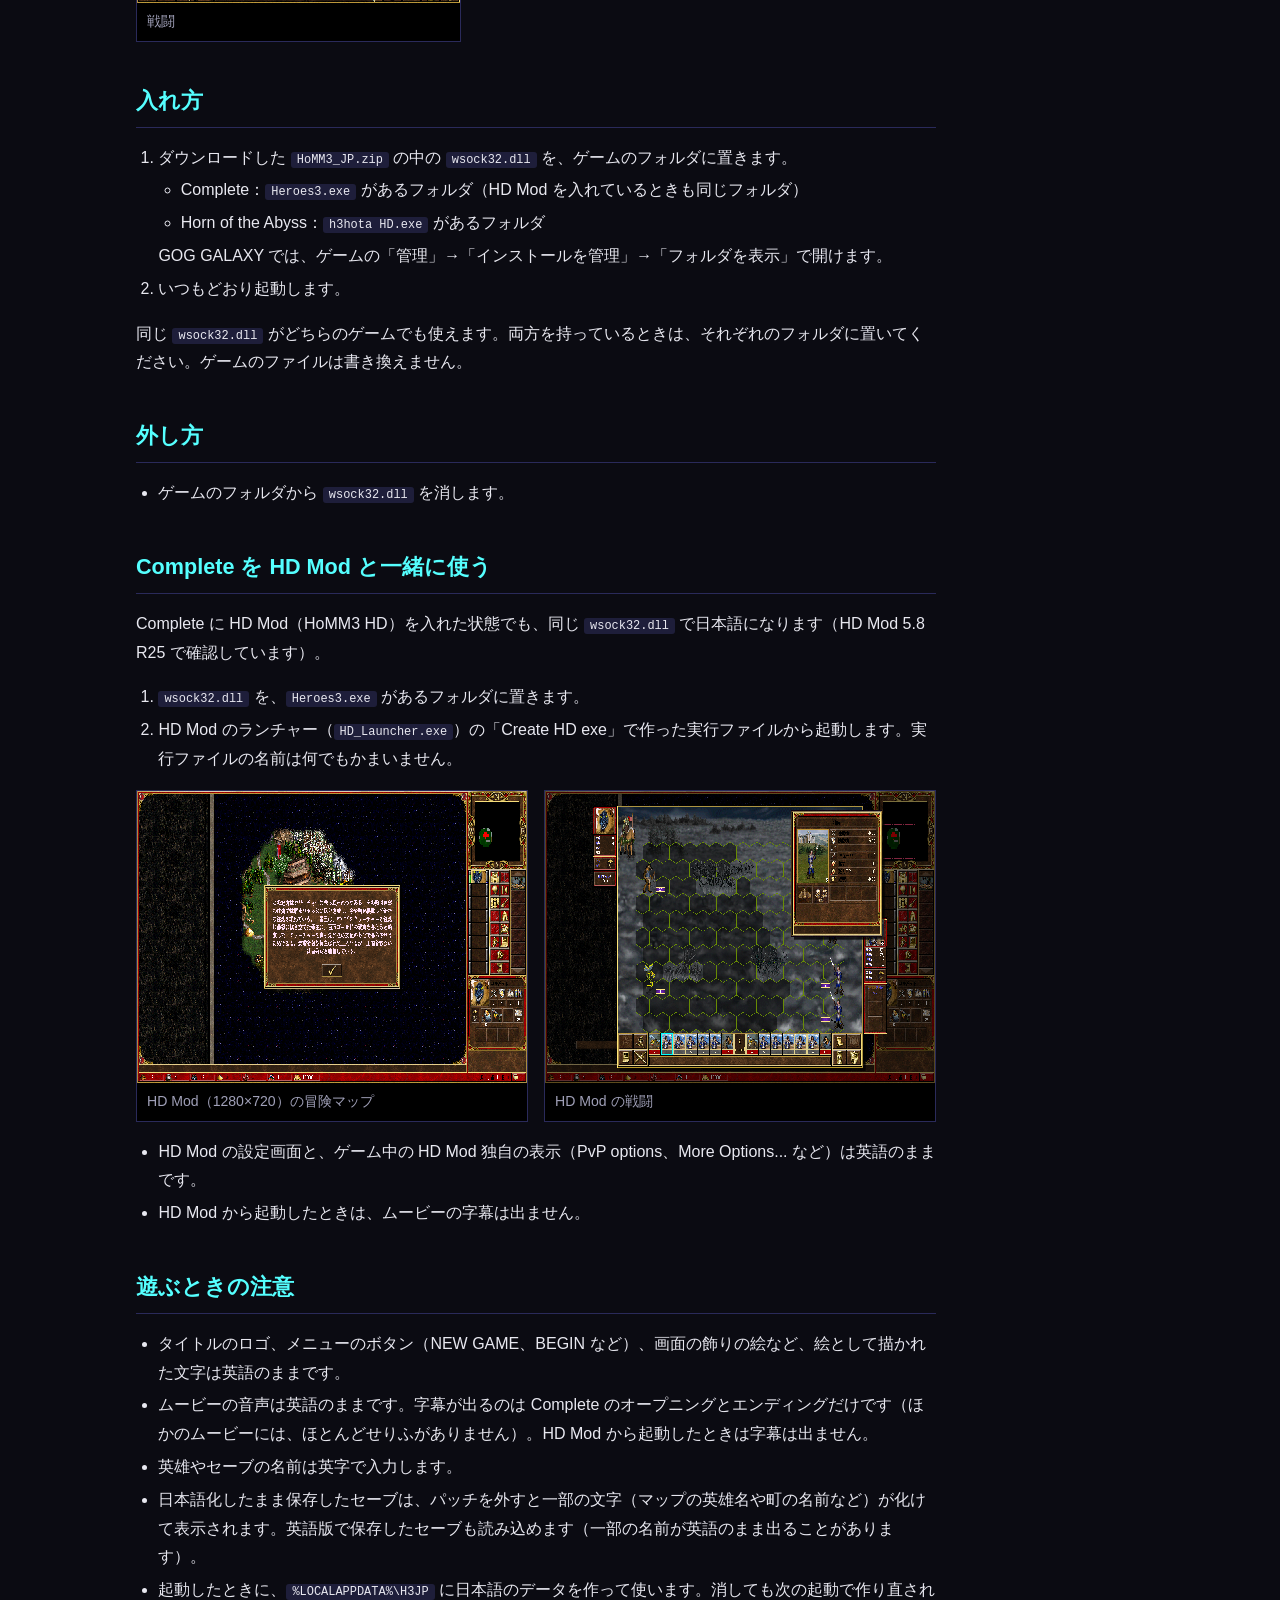
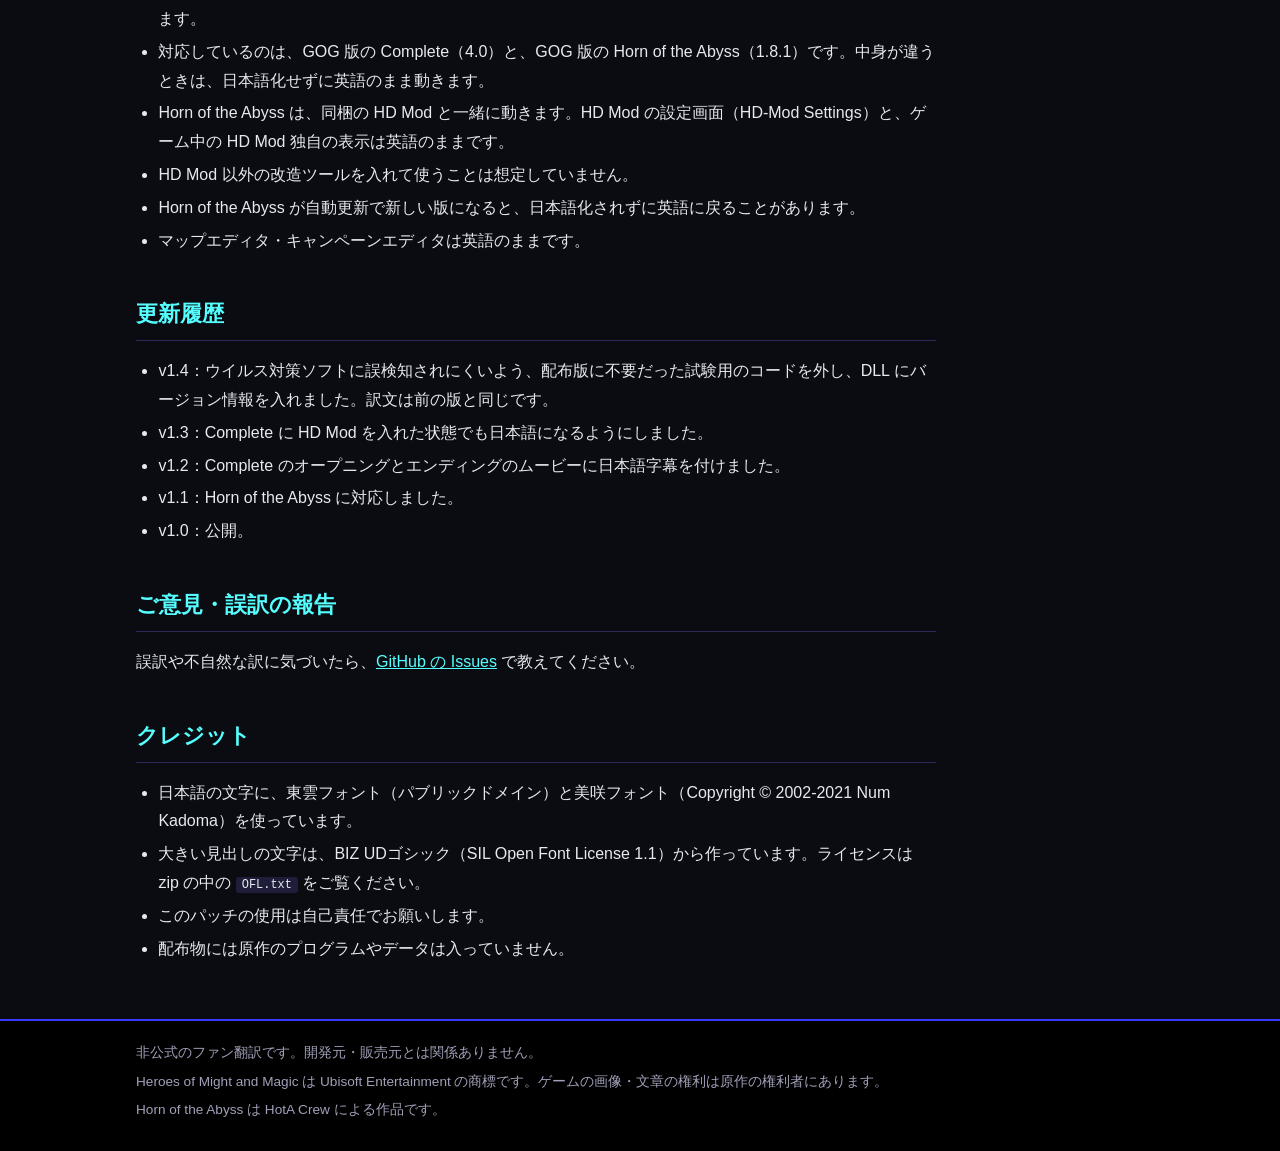
<file: docs/homm3/index.html>
<!doctype html>
<html lang="ja">
<head>
<meta charset="utf-8">
<meta name="viewport" content="width=device-width, initial-scale=1">
<title>ヒーローズ・オブ・マイト・アンド・マジック3 日本語化パッチ — ヒーローズ・オブ・マイト・アンド・マジック シリーズ 日本語化プロジェクト</title>
<meta name="description" content="GOG.com 版 Heroes of Might and Magic 3 Complete と Horn of the Abyss を日本語で遊べるようにする、非公式のファンメイド日本語化パッチ。">
<meta property="og:type" content="article">
<meta property="og:title" content="ヒーローズ・オブ・マイト・アンド・マジック3 日本語化パッチ">
<meta property="og:description" content="GOG.com 版 Heroes of Might and Magic 3 Complete と Horn of the Abyss を日本語で遊べるようにする、非公式のファンメイド日本語化パッチ。">
<meta property="og:url" content="https://higesho.github.io/homm-ja/homm3/">
<meta property="og:image" content="https://higesho.github.io/homm-ja/homm3/img/campaign.png">
<link rel="stylesheet" href="../style.css">
</head>
<body>
<header class="jpn" id="jpn"><div class="jpn-band"><a class="jpn-home" href="https://higesho.github.io/ja/">日本語化プロジェクト</a></div></header>
<script src="https://higesho.github.io/ja/nav.js"></script>

<main class="band">
<section class="hero">
<p class="sub">Heroes of Might and Magic 3 Complete / Horn of the Abyss</p>
<h1>ヒーローズ・オブ・マイト・アンド・マジック3 日本語化パッチ</h1>
<p class="tag">GOG.com 版の「Heroes of Might and Magic 3 Complete」と「Heroes of Might and Magic III: Horn of the Abyss」を日本語で遊べるようにする、非公式のファンメイド日本語化パッチです。
メニューや設定の画面、ヘルプ、英雄・クリーチャー・アーティファクト・呪文・技能・建物の名前と説明、冒険マップの出来事、戦闘の知らせに加えて、
「エラシアの復興」「アルマゲドンの剣」「死の影」の3つのキャンペーンの物語と、付属のシナリオの説明や出来事の文章まで日本語にしています。
Horn of the Abyss では、新しい町「コーヴ」「ファクトリー」の英雄やクリーチャー、追加のキャンペーンとシナリオも日本語になります。
Complete のオープニングと「エラシアの復興」のエンディングのムービーには、キャサリン女王の語りの日本語字幕が出ます。
Complete は、HD Mod を入れた状態でも日本語になります。
どちらも同じファイルをひとつゲームのフォルダに置くだけで日本語になり、消せば英語に戻ります。</p>
<p><a class="dl" href="https://github.com/higesho/homm-ja/releases/tag/homm3-v1.4">ダウンロード（GitHub）</a></p>
</section>

<div class="text">
<h2>どんなゲーム？</h2>
<p>ヒーローズ・オブ・マイト・アンド・マジック3 は、1999年にニュー・ワールド・コンピューティングが発表したターン制のストラテジーゲームです。
マイト・アンド・マジックと同じ世界を舞台に、英雄を率いて冒険マップを巡り、町を育て、クリーチャーの軍勢を集めて敵と戦います。
「Complete」は本編「エラシアの復興」に、拡張の「アルマゲドンの剣」と「死の影」を合わせた版です。</p>
<p>エラシアの王が亡くなり、隣国に引き裂かれつつある王国へ、娘のキャサリン女王がエンロスから帰ってくるところから物語は始まります。
キャッスルやネクロポリスなど9つの勢力の町と、それぞれの英雄とクリーチャーが登場し、キャンペーンでは国々の争いを勢力ごとの視点で追っていきます。</p>
<p>「Horn of the Abyss」は、ファンの手で作られ続けている大型の拡張です。海賊の町コーヴと機械仕掛けの町ファクトリーが加わり、新しい英雄・クリーチャー・アーティファクト・冒険マップの建物、キャンペーンとシナリオが遊べます。GOG.com では単独の製品として配られています。</p>
</div>

<h2>画面</h2>
<div class="shots">
  <figure><img src="img/title.png" alt="タイトル画面のメインメニュー" loading="lazy"><figcaption>タイトル</figcaption></figure>
  <figure><img src="img/select.png" alt="シナリオ「傲慢」を選び、説明と勝利条件を読む画面" loading="lazy"><figcaption>シナリオの選択</figcaption></figure>
  <figure><img src="img/campaign.png" alt="キャンペーン「女王陛下万歳」のシナリオ「帰還」を選ぶ画面" loading="lazy"><figcaption>キャンペーン「女王陛下万歳」</figcaption></figure>
  <figure><img src="img/story.png" alt="キャサリン女王からの知らせが冒険マップに出る画面" loading="lazy"><figcaption>キャンペーンの物語</figcaption></figure>
  <figure><img src="img/chest.png" alt="宝箱を見つけ、ゴールドか経験値かを選ぶ画面" loading="lazy"><figcaption>冒険マップの宝箱</figcaption></figure>
  <figure><img src="img/hero.png" alt="ハート卿の能力・技能・装備の画面" loading="lazy"><figcaption>英雄の画面</figcaption></figure>
  <figure><img src="img/town.png" alt="キャッスルの町の画面" loading="lazy"><figcaption>町</figcaption></figure>
  <figure><img src="img/creature.png" alt="槍兵のクリーチャー情報" loading="lazy"><figcaption>クリーチャーの情報</figcaption></figure>
  <figure><img src="img/combat.png" alt="ケンタウロスとの戦闘で、戦いの知らせが出る画面" loading="lazy"><figcaption>戦闘</figcaption></figure>
  <figure><img src="img/movie.png" alt="オープニングのムービーで、キャサリン女王の語りに日本語の字幕が出る画面" loading="lazy"><figcaption>オープニングの字幕</figcaption></figure>
</div>

<h2>Horn of the Abyss の画面</h2>
<div class="shots">
  <figure><img src="img/hota_title.png" alt="Horn of the Abyss のタイトル画面のメインメニュー" loading="lazy"><figcaption>タイトル</figcaption></figure>
  <figure><img src="img/hota_list.png" alt="Horn of the Abyss のシナリオ一覧と「制空権」の説明" loading="lazy"><figcaption>シナリオの選択</figcaption></figure>
  <figure><img src="img/hota_campaign.png" alt="キャンペーン「ホーン・オブ・ジ・アビス」のシナリオ「フロンティア」を選ぶ画面" loading="lazy"><figcaption>キャンペーン「ホーン・オブ・ジ・アビス」</figcaption></figure>
  <figure><img src="img/hota_cove_story.png" alt="海賊ジェレミーの独白が冒険マップに出る画面" loading="lazy"><figcaption>キャンペーンの物語</figcaption></figure>
  <figure><img src="img/hota_creature.png" alt="コーヴのクリーチャー、ニンフの情報" loading="lazy"><figcaption>コーヴのクリーチャー</figcaption></figure>
  <figure><img src="img/hota_town.png" alt="町の広間で建物を選ぶ画面" loading="lazy"><figcaption>町の建設</figcaption></figure>
  <figure><img src="img/hota_combat.png" alt="アイアンゴーレムとの戦闘で、戦いの知らせが出る画面" loading="lazy"><figcaption>戦闘</figcaption></figure>
</div>

<div class="text">
<h2>入れ方</h2>
<ol>
<li>ダウンロードした <code>HoMM3_JP.zip</code> の中の <code>wsock32.dll</code> を、ゲームのフォルダに置きます。
  <ul>
  <li>Complete：<code>Heroes3.exe</code> があるフォルダ（HD Mod を入れているときも同じフォルダ）</li>
  <li>Horn of the Abyss：<code>h3hota HD.exe</code> があるフォルダ</li>
  </ul>
  GOG GALAXY では、ゲームの「管理」→「インストールを管理」→「フォルダを表示」で開けます。</li>
<li>いつもどおり起動します。</li>
</ol>
<p>同じ <code>wsock32.dll</code> がどちらのゲームでも使えます。両方を持っているときは、それぞれのフォルダに置いてください。ゲームのファイルは書き換えません。</p>

<h2>外し方</h2>
<ul>
<li>ゲームのフォルダから <code>wsock32.dll</code> を消します。</li>
</ul>

<h2>Complete を HD Mod と一緒に使う</h2>
<p>Complete に HD Mod（HoMM3 HD）を入れた状態でも、同じ <code>wsock32.dll</code> で日本語になります（HD Mod 5.8 R25 で確認しています）。</p>
<ol>
<li><code>wsock32.dll</code> を、<code>Heroes3.exe</code> があるフォルダに置きます。</li>
<li>HD Mod のランチャー（<code>HD_Launcher.exe</code>）の「Create HD exe」で作った実行ファイルから起動します。実行ファイルの名前は何でもかまいません。</li>
</ol>
<div class="shots">
  <figure><img src="img/hd_adv.png" alt="HD Mod を入れた Complete を 1280×720 で動かし、冒険マップにシナリオの知らせが日本語で出ている画面" loading="lazy"><figcaption>HD Mod（1280×720）の冒険マップ</figcaption></figure>
  <figure><img src="img/hd_combat.png" alt="HD Mod を入れた Complete の戦闘で、槍兵のクリーチャー情報が日本語で出ている画面" loading="lazy"><figcaption>HD Mod の戦闘</figcaption></figure>
</div>
<ul>
<li>HD Mod の設定画面と、ゲーム中の HD Mod 独自の表示（PvP options、More Options... など）は英語のままです。</li>
<li>HD Mod から起動したときは、ムービーの字幕は出ません。</li>
</ul>

<h2>遊ぶときの注意</h2>
<ul>
<li>タイトルのロゴ、メニューのボタン（NEW GAME、BEGIN など）、画面の飾りの絵など、絵として描かれた文字は英語のままです。</li>
<li>ムービーの音声は英語のままです。字幕が出るのは Complete のオープニングとエンディングだけです（ほかのムービーには、ほとんどせりふがありません）。HD Mod から起動したときは字幕は出ません。</li>
<li>英雄やセーブの名前は英字で入力します。</li>
<li>日本語化したまま保存したセーブは、パッチを外すと一部の文字（マップの英雄名や町の名前など）が化けて表示されます。英語版で保存したセーブも読み込めます（一部の名前が英語のまま出ることがあります）。</li>
<li>起動したときに、<code>%LOCALAPPDATA%\H3JP</code> に日本語のデータを作って使います。消しても次の起動で作り直されます。</li>
<li>対応しているのは、GOG 版の Complete（4.0）と、GOG 版の Horn of the Abyss（1.8.1）です。中身が違うときは、日本語化せずに英語のまま動きます。</li>
<li>Horn of the Abyss は、同梱の HD Mod と一緒に動きます。HD Mod の設定画面（HD-Mod Settings）と、ゲーム中の HD Mod 独自の表示は英語のままです。</li>
<li>HD Mod 以外の改造ツールを入れて使うことは想定していません。</li>
<li>Horn of the Abyss が自動更新で新しい版になると、日本語化されずに英語に戻ることがあります。</li>
<li>マップエディタ・キャンペーンエディタは英語のままです。</li>
</ul>

<h2>更新履歴</h2>
<ul>
<li>v1.4：ウイルス対策ソフトに誤検知されにくいよう、配布版に不要だった試験用のコードを外し、DLL にバージョン情報を入れました。訳文は前の版と同じです。</li>
<li>v1.3：Complete に HD Mod を入れた状態でも日本語になるようにしました。</li>
<li>v1.2：Complete のオープニングとエンディングのムービーに日本語字幕を付けました。</li>
<li>v1.1：Horn of the Abyss に対応しました。</li>
<li>v1.0：公開。</li>
</ul>

<h2>ご意見・誤訳の報告</h2>
<p>誤訳や不自然な訳に気づいたら、<a href="https://github.com/higesho/homm-ja/issues">GitHub の Issues</a> で教えてください。</p>

<h2>クレジット</h2>
<ul>
<li>日本語の文字に、東雲フォント（パブリックドメイン）と美咲フォント（Copyright &copy; 2002-2021 Num Kadoma）を使っています。</li>
<li>大きい見出しの文字は、BIZ UDゴシック（SIL Open Font License 1.1）から作っています。ライセンスは zip の中の <code>OFL.txt</code> をご覧ください。</li>
<li>このパッチの使用は自己責任でお願いします。</li>
<li>配布物には原作のプログラムやデータは入っていません。</li>
</ul>
</div>
</main>

<footer class="foot"><div class="band">
  <p>非公式のファン翻訳です。開発元・販売元とは関係ありません。</p>
  <p>Heroes of Might and Magic は Ubisoft Entertainment の商標です。ゲームの画像・文章の権利は原作の権利者にあります。</p>
  <p>Horn of the Abyss は HotA Crew による作品です。</p>
</div></footer>
</body>
</html>
</file>
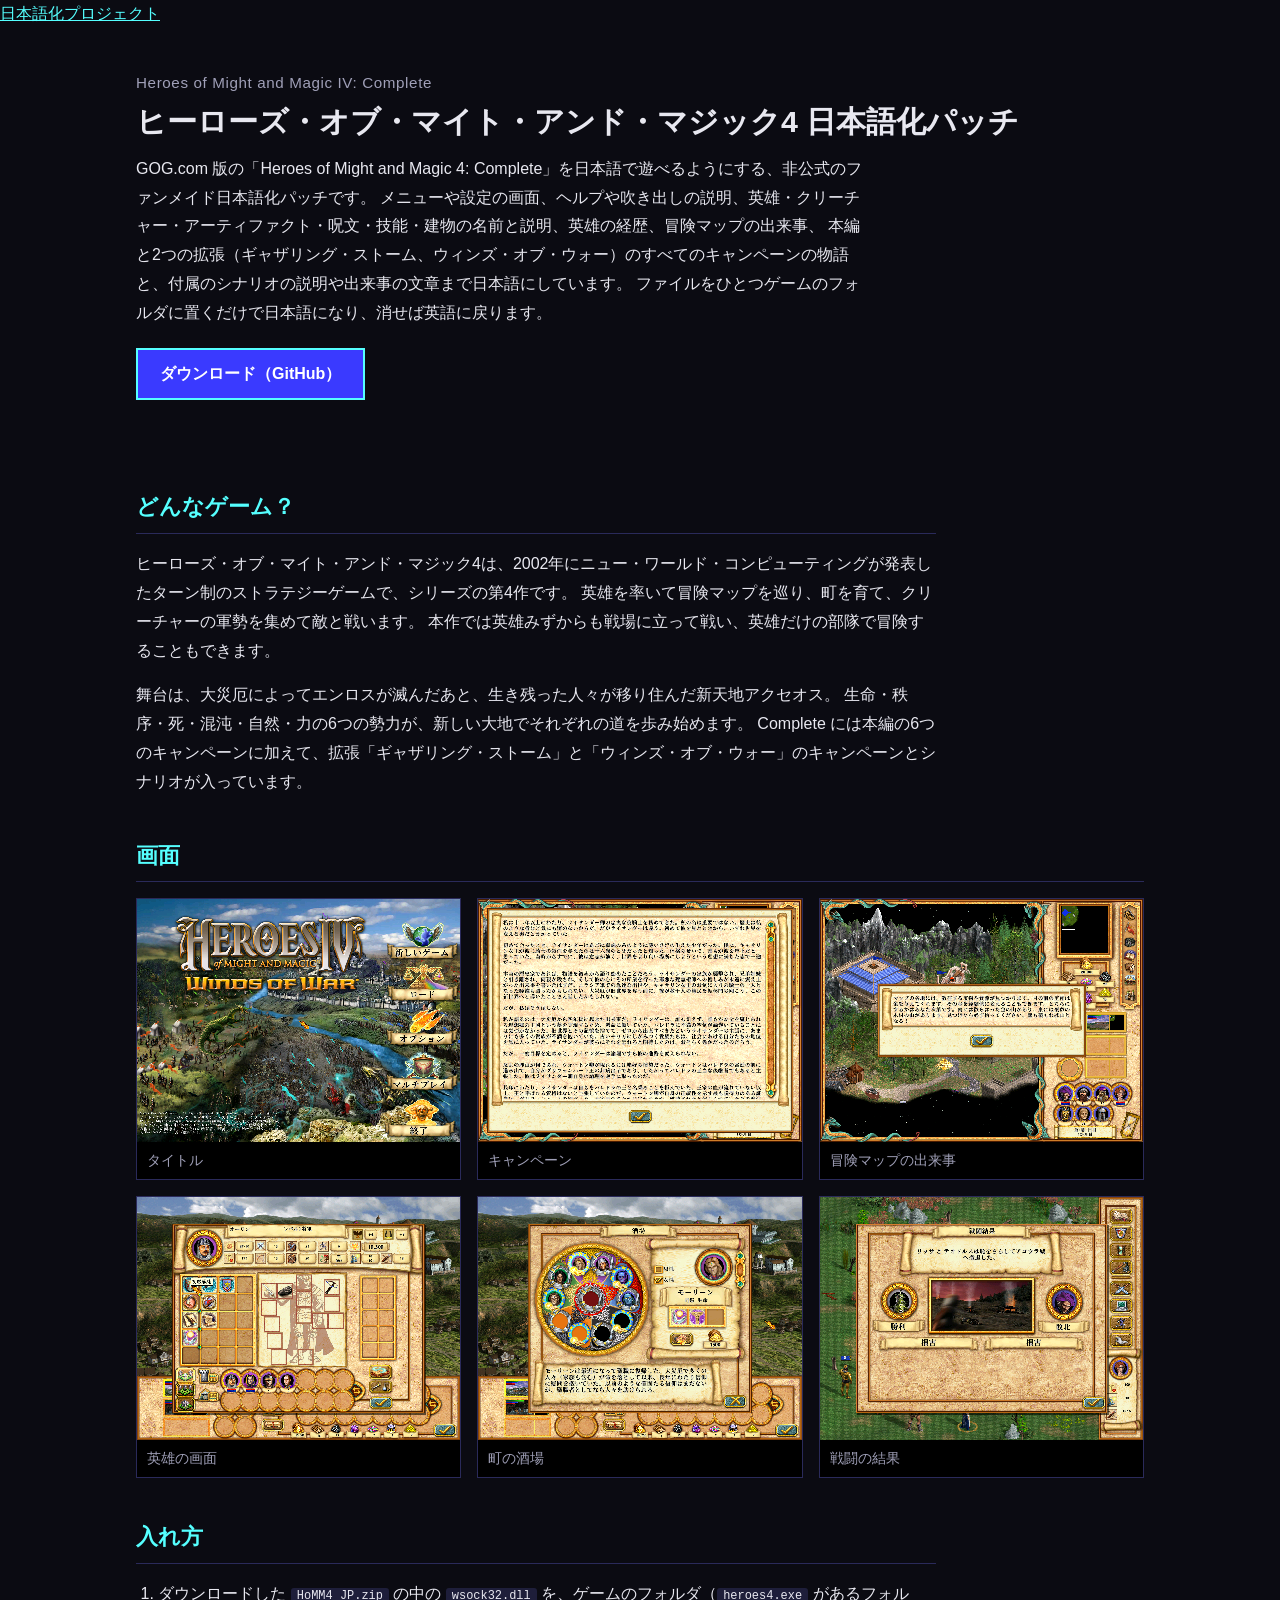
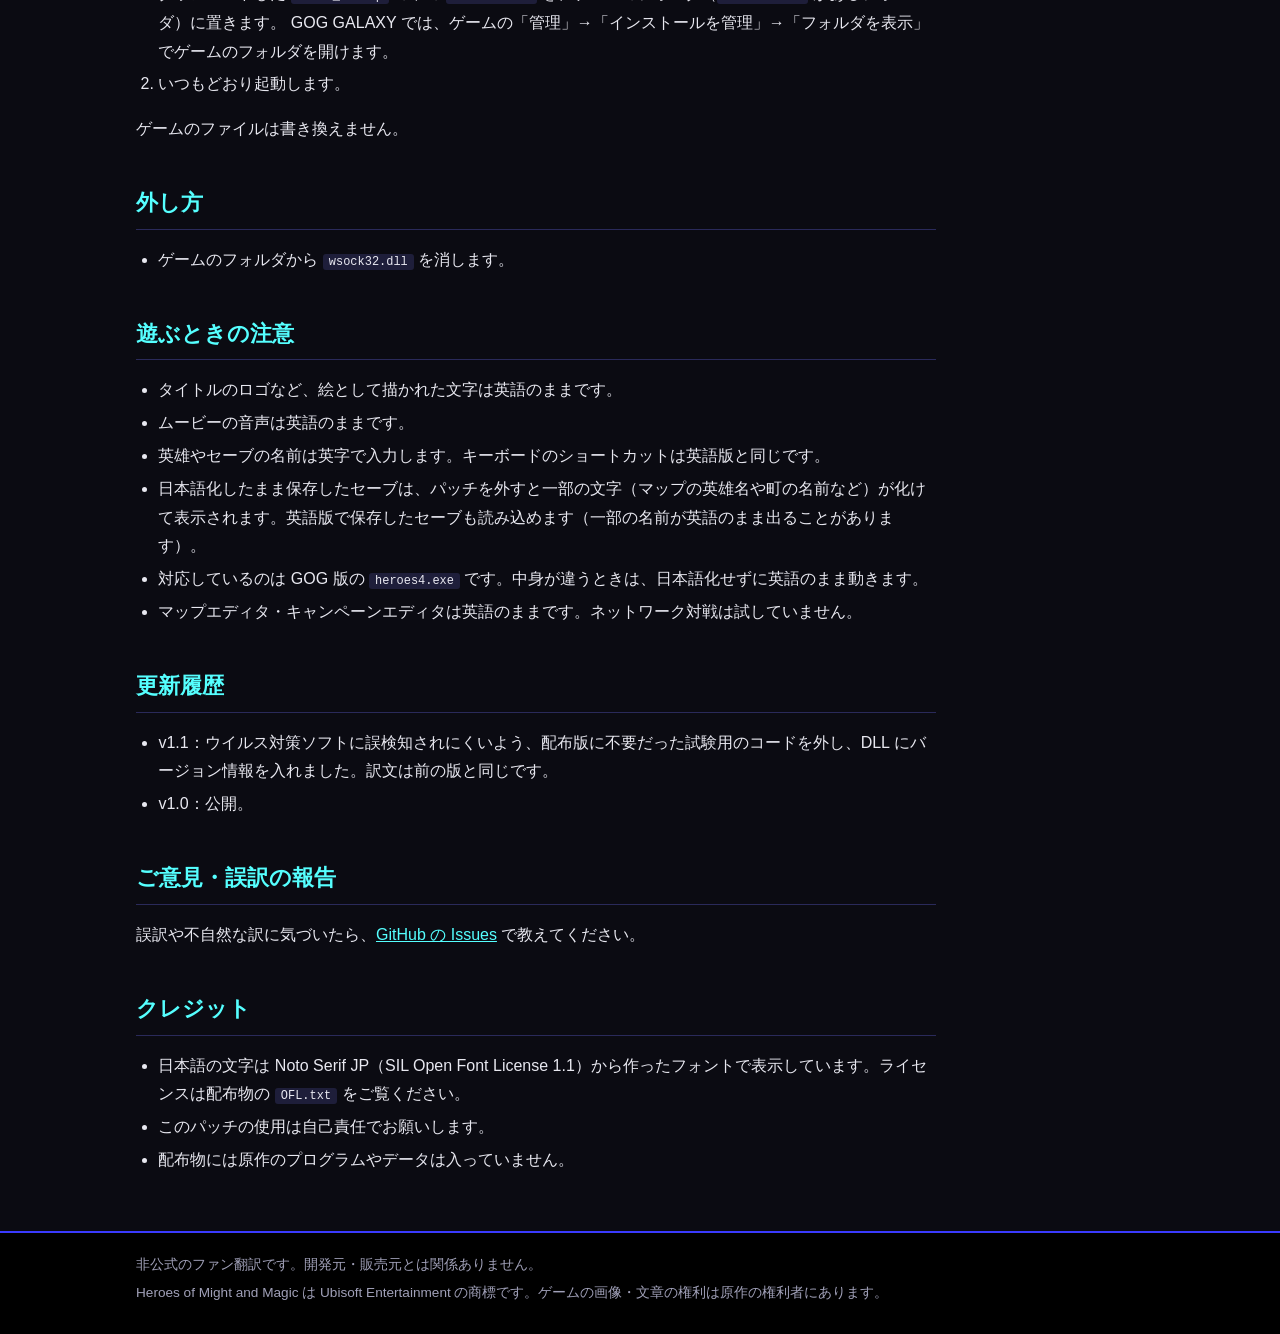
<file: docs/homm4/index.html>
<!doctype html>
<html lang="ja">
<head>
<meta charset="utf-8">
<meta name="viewport" content="width=device-width, initial-scale=1">
<title>ヒーローズ・オブ・マイト・アンド・マジック4 日本語化パッチ — ヒーローズ・オブ・マイト・アンド・マジック シリーズ 日本語化プロジェクト</title>
<meta name="description" content="GOG.com 版 Heroes of Might and Magic 4: Complete を日本語で遊べるようにする、非公式のファンメイド日本語化パッチ。">
<meta property="og:type" content="article">
<meta property="og:title" content="ヒーローズ・オブ・マイト・アンド・マジック4 日本語化パッチ">
<meta property="og:description" content="GOG.com 版 Heroes of Might and Magic 4: Complete を日本語で遊べるようにする、非公式のファンメイド日本語化パッチ。">
<meta property="og:url" content="https://higesho.github.io/homm-ja/homm4/">
<meta property="og:image" content="https://higesho.github.io/homm-ja/homm4/img/campaign.png">
<link rel="stylesheet" href="../style.css">
</head>
<body>
<header class="jpn" id="jpn"><div class="jpn-band"><a class="jpn-home" href="https://higesho.github.io/ja/">日本語化プロジェクト</a></div></header>
<script src="https://higesho.github.io/ja/nav.js"></script>

<main class="band">
<section class="hero">
<p class="sub">Heroes of Might and Magic IV: Complete</p>
<h1>ヒーローズ・オブ・マイト・アンド・マジック4 日本語化パッチ</h1>
<p class="tag">GOG.com 版の「Heroes of Might and Magic 4: Complete」を日本語で遊べるようにする、非公式のファンメイド日本語化パッチです。
メニューや設定の画面、ヘルプや吹き出しの説明、英雄・クリーチャー・アーティファクト・呪文・技能・建物の名前と説明、英雄の経歴、冒険マップの出来事、
本編と2つの拡張（ギャザリング・ストーム、ウィンズ・オブ・ウォー）のすべてのキャンペーンの物語と、付属のシナリオの説明や出来事の文章まで日本語にしています。
ファイルをひとつゲームのフォルダに置くだけで日本語になり、消せば英語に戻ります。</p>
<p><a class="dl" href="https://github.com/higesho/homm-ja/releases/tag/homm4-v1.1">ダウンロード（GitHub）</a></p>
</section>

<div class="text">
<h2>どんなゲーム？</h2>
<p>ヒーローズ・オブ・マイト・アンド・マジック4は、2002年にニュー・ワールド・コンピューティングが発表したターン制のストラテジーゲームで、シリーズの第4作です。
英雄を率いて冒険マップを巡り、町を育て、クリーチャーの軍勢を集めて敵と戦います。
本作では英雄みずからも戦場に立って戦い、英雄だけの部隊で冒険することもできます。</p>
<p>舞台は、大災厄によってエンロスが滅んだあと、生き残った人々が移り住んだ新天地アクセオス。
生命・秩序・死・混沌・自然・力の6つの勢力が、新しい大地でそれぞれの道を歩み始めます。
Complete には本編の6つのキャンペーンに加えて、拡張「ギャザリング・ストーム」と「ウィンズ・オブ・ウォー」のキャンペーンとシナリオが入っています。</p>
</div>

<h2>画面</h2>
<div class="shots">
  <figure><img src="img/title.png" alt="タイトル画面" loading="lazy"><figcaption>タイトル</figcaption></figure>
  <figure><img src="img/campaign.png" alt="ライサンダーのキャンペーンの冒頭で、従騎士が物語を語り始める画面" loading="lazy"><figcaption>キャンペーン</figcaption></figure>
  <figure><img src="img/event.png" alt="チュートリアルで宝物と資源について説明する知らせ" loading="lazy"><figcaption>冒険マップの出来事</figcaption></figure>
  <figure><img src="img/hero.png" alt="英雄オーリンの能力と技能の画面で、技能の名前が吹き出しに出ている" loading="lazy"><figcaption>英雄の画面</figcaption></figure>
  <figure><img src="img/town.png" alt="町の酒場で英雄モーリーンの経歴を読む画面" loading="lazy"><figcaption>町の酒場</figcaption></figure>
  <figure><img src="img/combat.png" alt="戦闘から撤退したあとの戦闘結果の画面" loading="lazy"><figcaption>戦闘の結果</figcaption></figure>
</div>

<div class="text">
<h2>入れ方</h2>
<ol>
<li>ダウンロードした <code>HoMM4_JP.zip</code> の中の <code>wsock32.dll</code> を、ゲームのフォルダ（<code>heroes4.exe</code> があるフォルダ）に置きます。
  GOG GALAXY では、ゲームの「管理」→「インストールを管理」→「フォルダを表示」でゲームのフォルダを開けます。</li>
<li>いつもどおり起動します。</li>
</ol>
<p>ゲームのファイルは書き換えません。</p>

<h2>外し方</h2>
<ul>
<li>ゲームのフォルダから <code>wsock32.dll</code> を消します。</li>
</ul>

<h2>遊ぶときの注意</h2>
<ul>
<li>タイトルのロゴなど、絵として描かれた文字は英語のままです。</li>
<li>ムービーの音声は英語のままです。</li>
<li>英雄やセーブの名前は英字で入力します。キーボードのショートカットは英語版と同じです。</li>
<li>日本語化したまま保存したセーブは、パッチを外すと一部の文字（マップの英雄名や町の名前など）が化けて表示されます。英語版で保存したセーブも読み込めます（一部の名前が英語のまま出ることがあります）。</li>
<li>対応しているのは GOG 版の <code>heroes4.exe</code> です。中身が違うときは、日本語化せずに英語のまま動きます。</li>
<li>マップエディタ・キャンペーンエディタは英語のままです。ネットワーク対戦は試していません。</li>
</ul>

<h2>更新履歴</h2>
<ul>
<li>v1.1：ウイルス対策ソフトに誤検知されにくいよう、配布版に不要だった試験用のコードを外し、DLL にバージョン情報を入れました。訳文は前の版と同じです。</li>
<li>v1.0：公開。</li>
</ul>

<h2>ご意見・誤訳の報告</h2>
<p>誤訳や不自然な訳に気づいたら、<a href="https://github.com/higesho/homm-ja/issues">GitHub の Issues</a> で教えてください。</p>

<h2>クレジット</h2>
<ul>
<li>日本語の文字は Noto Serif JP（SIL Open Font License 1.1）から作ったフォントで表示しています。ライセンスは配布物の <code>OFL.txt</code> をご覧ください。</li>
<li>このパッチの使用は自己責任でお願いします。</li>
<li>配布物には原作のプログラムやデータは入っていません。</li>
</ul>
</div>
</main>

<footer class="foot"><div class="band">
  <p>非公式のファン翻訳です。開発元・販売元とは関係ありません。</p>
  <p>Heroes of Might and Magic は Ubisoft Entertainment の商標です。ゲームの画像・文章の権利は原作の権利者にあります。</p>
</div></footer>
</body>
</html>
</file>
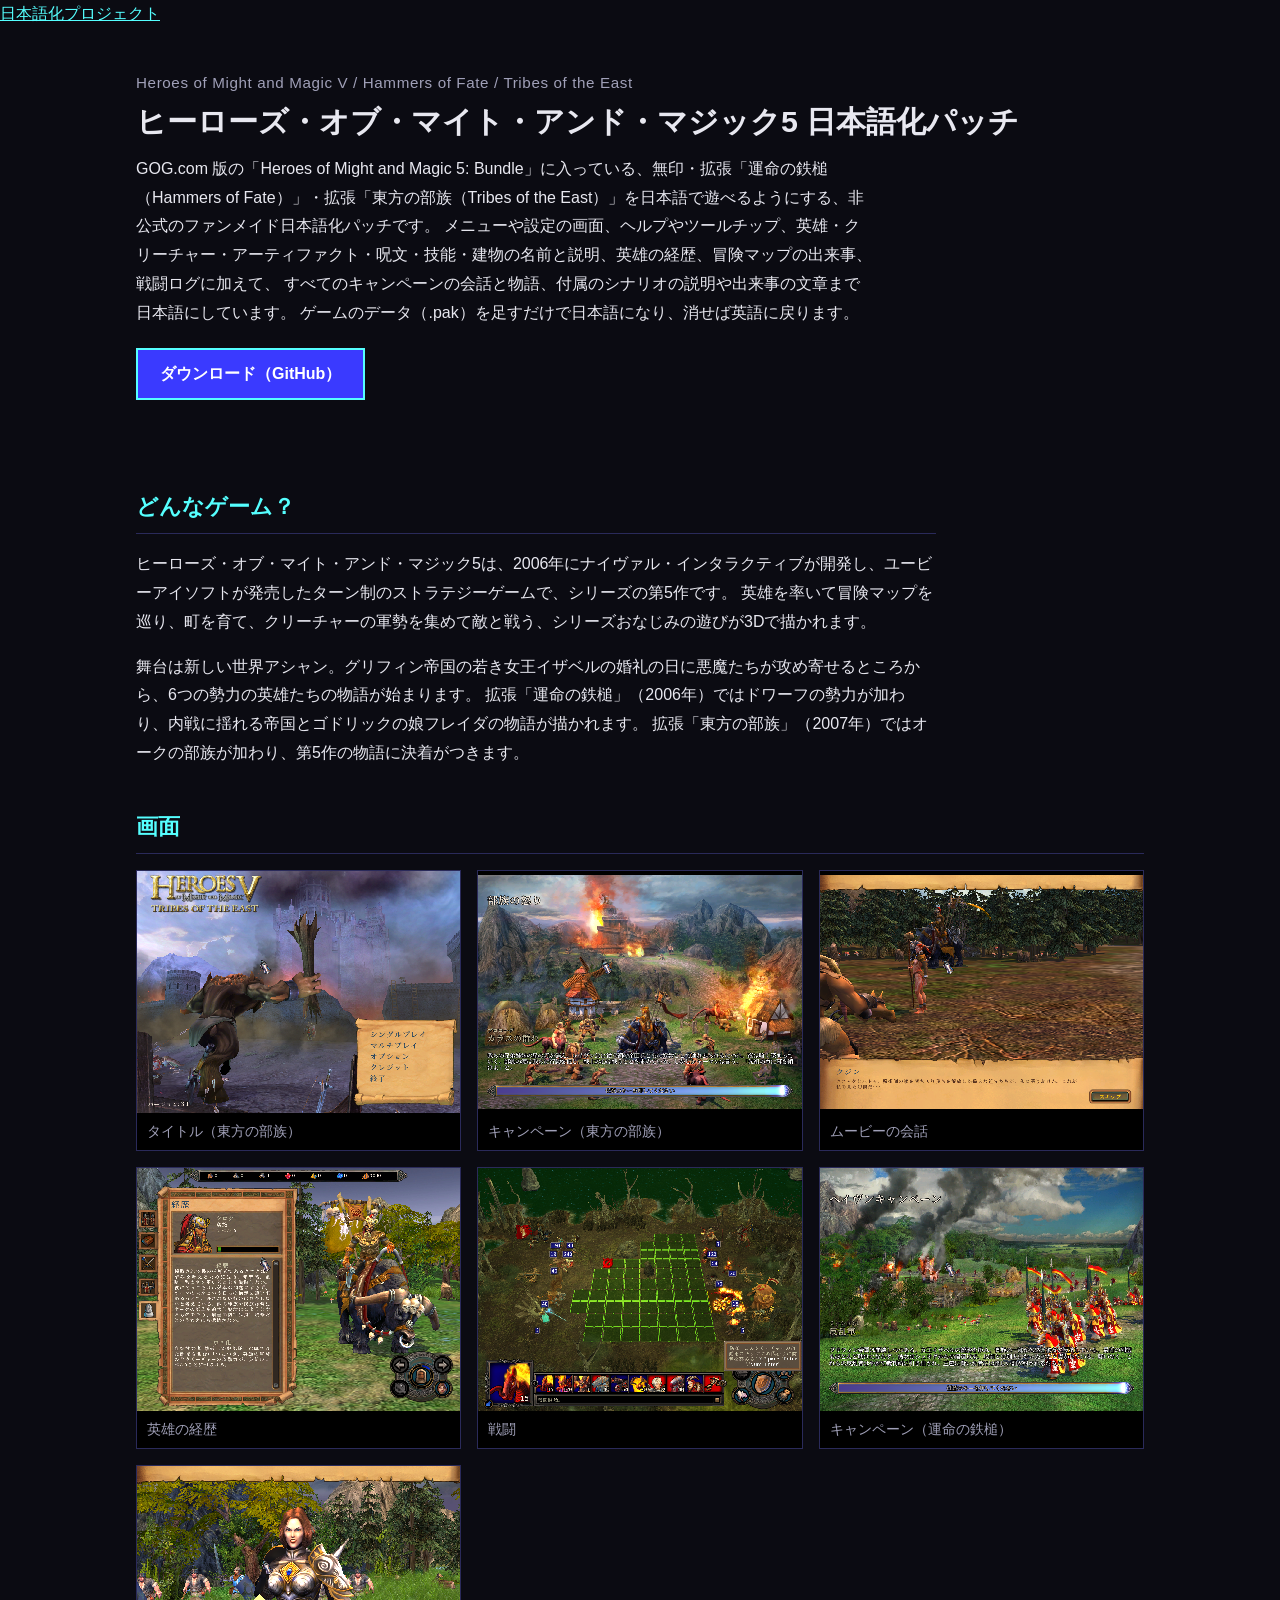
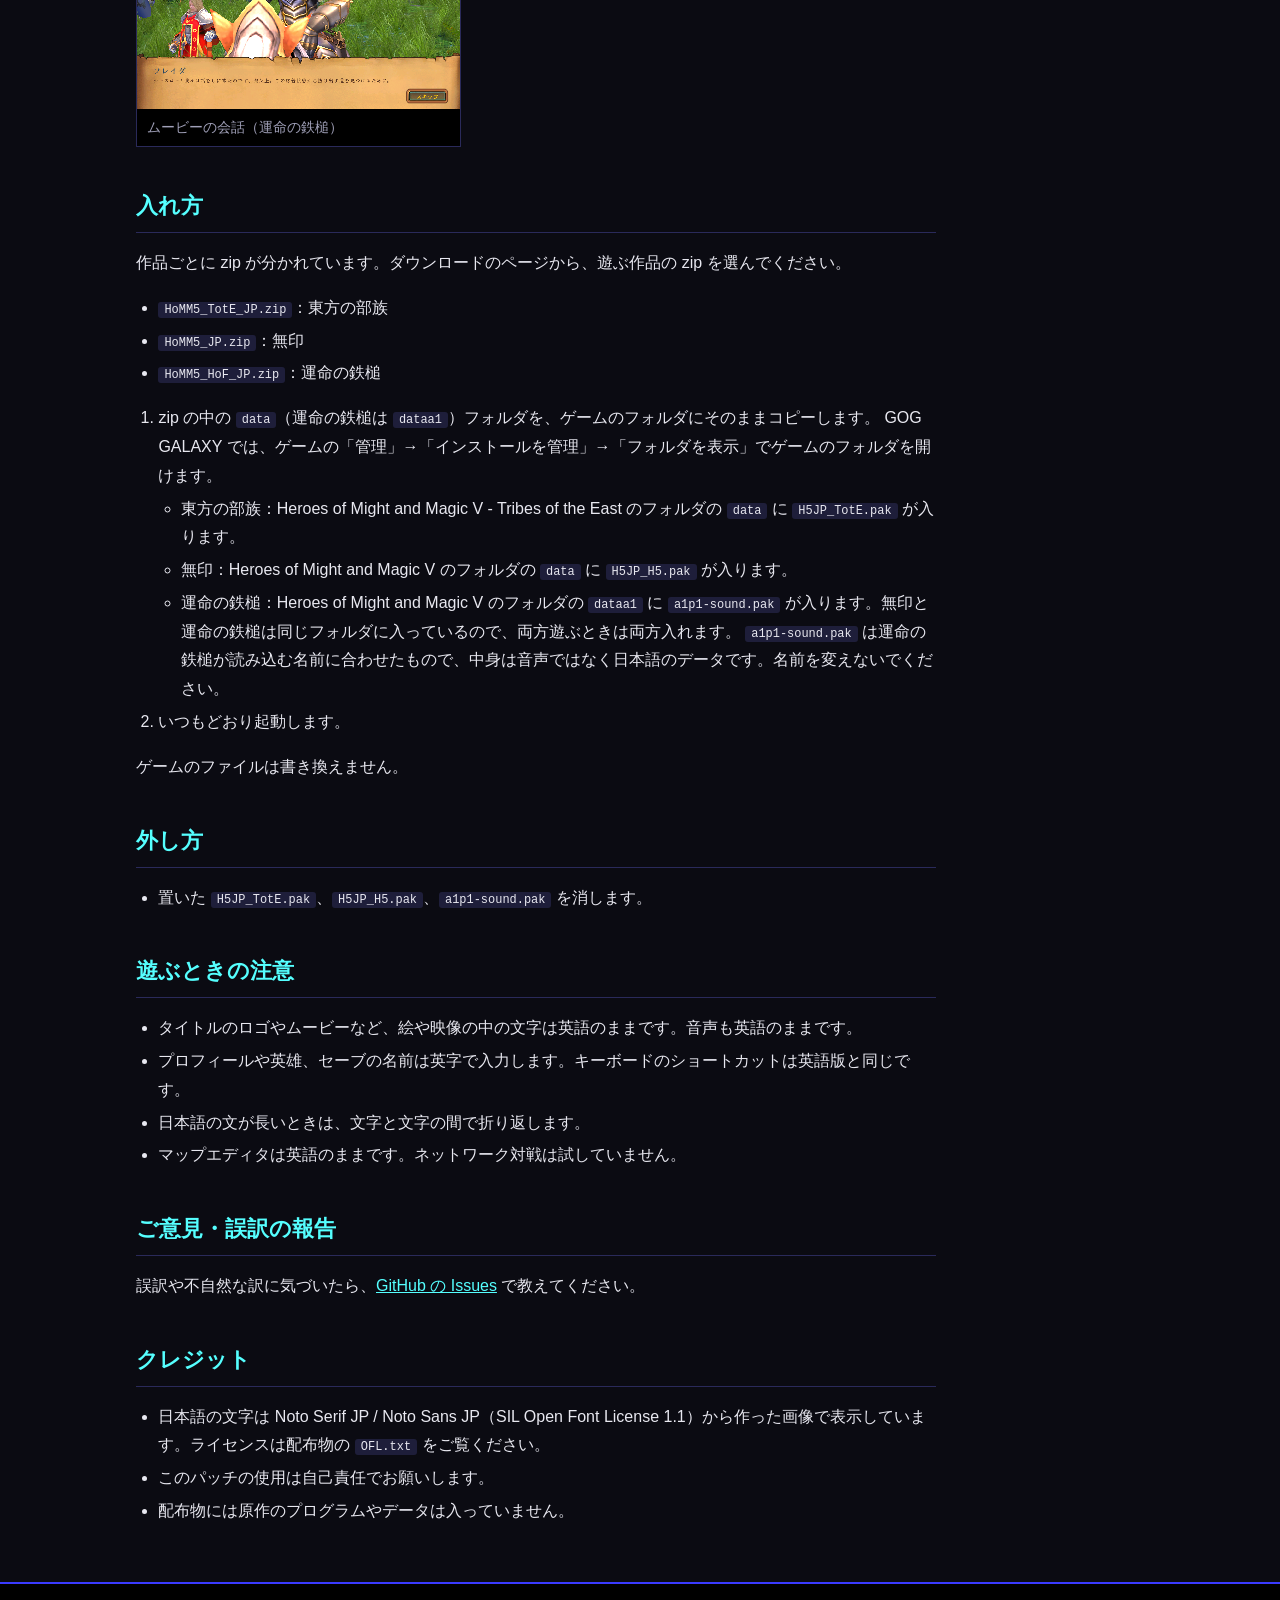
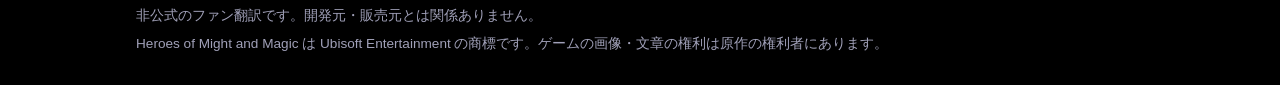
<file: docs/homm5/index.html>
<!doctype html>
<html lang="ja">
<head>
<meta charset="utf-8">
<meta name="viewport" content="width=device-width, initial-scale=1">
<title>ヒーローズ・オブ・マイト・アンド・マジック5 日本語化パッチ — ヒーローズ・オブ・マイト・アンド・マジック シリーズ 日本語化プロジェクト</title>
<meta name="description" content="GOG.com 版 Heroes of Might and Magic 5（無印・運命の鉄槌・東方の部族）を日本語で遊べるようにする、非公式のファンメイド日本語化パッチ。">
<meta property="og:type" content="article">
<meta property="og:title" content="ヒーローズ・オブ・マイト・アンド・マジック5 日本語化パッチ">
<meta property="og:description" content="GOG.com 版 Heroes of Might and Magic 5（無印・運命の鉄槌・東方の部族）を日本語で遊べるようにする、非公式のファンメイド日本語化パッチ。">
<meta property="og:url" content="https://higesho.github.io/homm-ja/homm5/">
<meta property="og:image" content="https://higesho.github.io/homm-ja/homm5/img/campaign.png">
<link rel="stylesheet" href="../style.css">
</head>
<body>
<header class="jpn" id="jpn"><div class="jpn-band"><a class="jpn-home" href="https://higesho.github.io/ja/">日本語化プロジェクト</a></div></header>
<script src="https://higesho.github.io/ja/nav.js"></script>

<main class="band">
<section class="hero">
<p class="sub">Heroes of Might and Magic V / Hammers of Fate / Tribes of the East</p>
<h1>ヒーローズ・オブ・マイト・アンド・マジック5 日本語化パッチ</h1>
<p class="tag">GOG.com 版の「Heroes of Might and Magic 5: Bundle」に入っている、無印・拡張「運命の鉄槌（Hammers of Fate）」・拡張「東方の部族（Tribes of the East）」を日本語で遊べるようにする、非公式のファンメイド日本語化パッチです。
メニューや設定の画面、ヘルプやツールチップ、英雄・クリーチャー・アーティファクト・呪文・技能・建物の名前と説明、英雄の経歴、冒険マップの出来事、戦闘ログに加えて、
すべてのキャンペーンの会話と物語、付属のシナリオの説明や出来事の文章まで日本語にしています。
ゲームのデータ（.pak）を足すだけで日本語になり、消せば英語に戻ります。</p>
<p><a class="dl" href="https://github.com/higesho/homm-ja/releases/tag/homm5-v1.0">ダウンロード（GitHub）</a></p>
</section>

<div class="text">
<h2>どんなゲーム？</h2>
<p>ヒーローズ・オブ・マイト・アンド・マジック5は、2006年にナイヴァル・インタラクティブが開発し、ユービーアイソフトが発売したターン制のストラテジーゲームで、シリーズの第5作です。
英雄を率いて冒険マップを巡り、町を育て、クリーチャーの軍勢を集めて敵と戦う、シリーズおなじみの遊びが3Dで描かれます。</p>
<p>舞台は新しい世界アシャン。グリフィン帝国の若き女王イザベルの婚礼の日に悪魔たちが攻め寄せるところから、6つの勢力の英雄たちの物語が始まります。
拡張「運命の鉄槌」（2006年）ではドワーフの勢力が加わり、内戦に揺れる帝国とゴドリックの娘フレイダの物語が描かれます。
拡張「東方の部族」（2007年）ではオークの部族が加わり、第5作の物語に決着がつきます。</p>
</div>

<h2>画面</h2>
<div class="shots">
  <figure><img src="img/title.png" alt="東方の部族のタイトル画面" loading="lazy"><figcaption>タイトル（東方の部族）</figcaption></figure>
  <figure><img src="img/campaign.png" alt="東方の部族のプロローグ「カラスの群れ」の読み込み画面で、物語の導入が表示されている" loading="lazy"><figcaption>キャンペーン（東方の部族）</figcaption></figure>
  <figure><img src="img/talk.png" alt="ムービーの場面で、シャーマンのクジンが語る台詞が字幕に出ている" loading="lazy"><figcaption>ムービーの会話</figcaption></figure>
  <figure><img src="img/hero.png" alt="蛮族の英雄クロクの経歴と専門化を読む画面" loading="lazy"><figcaption>英雄の経歴</figcaption></figure>
  <figure><img src="img/combat.png" alt="戦闘画面で、防御の説明が吹き出しに出ている" loading="lazy"><figcaption>戦闘</figcaption></figure>
  <figure><img src="img/hof.png" alt="運命の鉄槌のヘイヴンキャンペーン「反乱軍」の読み込み画面" loading="lazy"><figcaption>キャンペーン（運命の鉄槌）</figcaption></figure>
  <figure><img src="img/hof_talk.png" alt="運命の鉄槌のムービーで、フレイダがラースローに語りかける場面" loading="lazy"><figcaption>ムービーの会話（運命の鉄槌）</figcaption></figure>
</div>

<div class="text">
<h2>入れ方</h2>
<p>作品ごとに zip が分かれています。ダウンロードのページから、遊ぶ作品の zip を選んでください。</p>
<ul>
<li><code>HoMM5_TotE_JP.zip</code>：東方の部族</li>
<li><code>HoMM5_JP.zip</code>：無印</li>
<li><code>HoMM5_HoF_JP.zip</code>：運命の鉄槌</li>
</ul>
<ol>
<li>zip の中の <code>data</code>（運命の鉄槌は <code>dataa1</code>）フォルダを、ゲームのフォルダにそのままコピーします。
  GOG GALAXY では、ゲームの「管理」→「インストールを管理」→「フォルダを表示」でゲームのフォルダを開けます。
  <ul>
  <li>東方の部族：Heroes of Might and Magic V - Tribes of the East のフォルダの <code>data</code> に <code>H5JP_TotE.pak</code> が入ります。</li>
  <li>無印：Heroes of Might and Magic V のフォルダの <code>data</code> に <code>H5JP_H5.pak</code> が入ります。</li>
  <li>運命の鉄槌：Heroes of Might and Magic V のフォルダの <code>dataa1</code> に <code>a1p1-sound.pak</code> が入ります。無印と運命の鉄槌は同じフォルダに入っているので、両方遊ぶときは両方入れます。
    <code>a1p1-sound.pak</code> は運命の鉄槌が読み込む名前に合わせたもので、中身は音声ではなく日本語のデータです。名前を変えないでください。</li>
  </ul></li>
<li>いつもどおり起動します。</li>
</ol>
<p>ゲームのファイルは書き換えません。</p>

<h2>外し方</h2>
<ul>
<li>置いた <code>H5JP_TotE.pak</code>、<code>H5JP_H5.pak</code>、<code>a1p1-sound.pak</code> を消します。</li>
</ul>

<h2>遊ぶときの注意</h2>
<ul>
<li>タイトルのロゴやムービーなど、絵や映像の中の文字は英語のままです。音声も英語のままです。</li>
<li>プロフィールや英雄、セーブの名前は英字で入力します。キーボードのショートカットは英語版と同じです。</li>
<li>日本語の文が長いときは、文字と文字の間で折り返します。</li>
<li>マップエディタは英語のままです。ネットワーク対戦は試していません。</li>
</ul>

<h2>ご意見・誤訳の報告</h2>
<p>誤訳や不自然な訳に気づいたら、<a href="https://github.com/higesho/homm-ja/issues">GitHub の Issues</a> で教えてください。</p>

<h2>クレジット</h2>
<ul>
<li>日本語の文字は Noto Serif JP / Noto Sans JP（SIL Open Font License 1.1）から作った画像で表示しています。ライセンスは配布物の <code>OFL.txt</code> をご覧ください。</li>
<li>このパッチの使用は自己責任でお願いします。</li>
<li>配布物には原作のプログラムやデータは入っていません。</li>
</ul>
</div>
</main>

<footer class="foot"><div class="band">
  <p>非公式のファン翻訳です。開発元・販売元とは関係ありません。</p>
  <p>Heroes of Might and Magic は Ubisoft Entertainment の商標です。ゲームの画像・文章の権利は原作の権利者にあります。</p>
</div></footer>
</body>
</html>
</file>
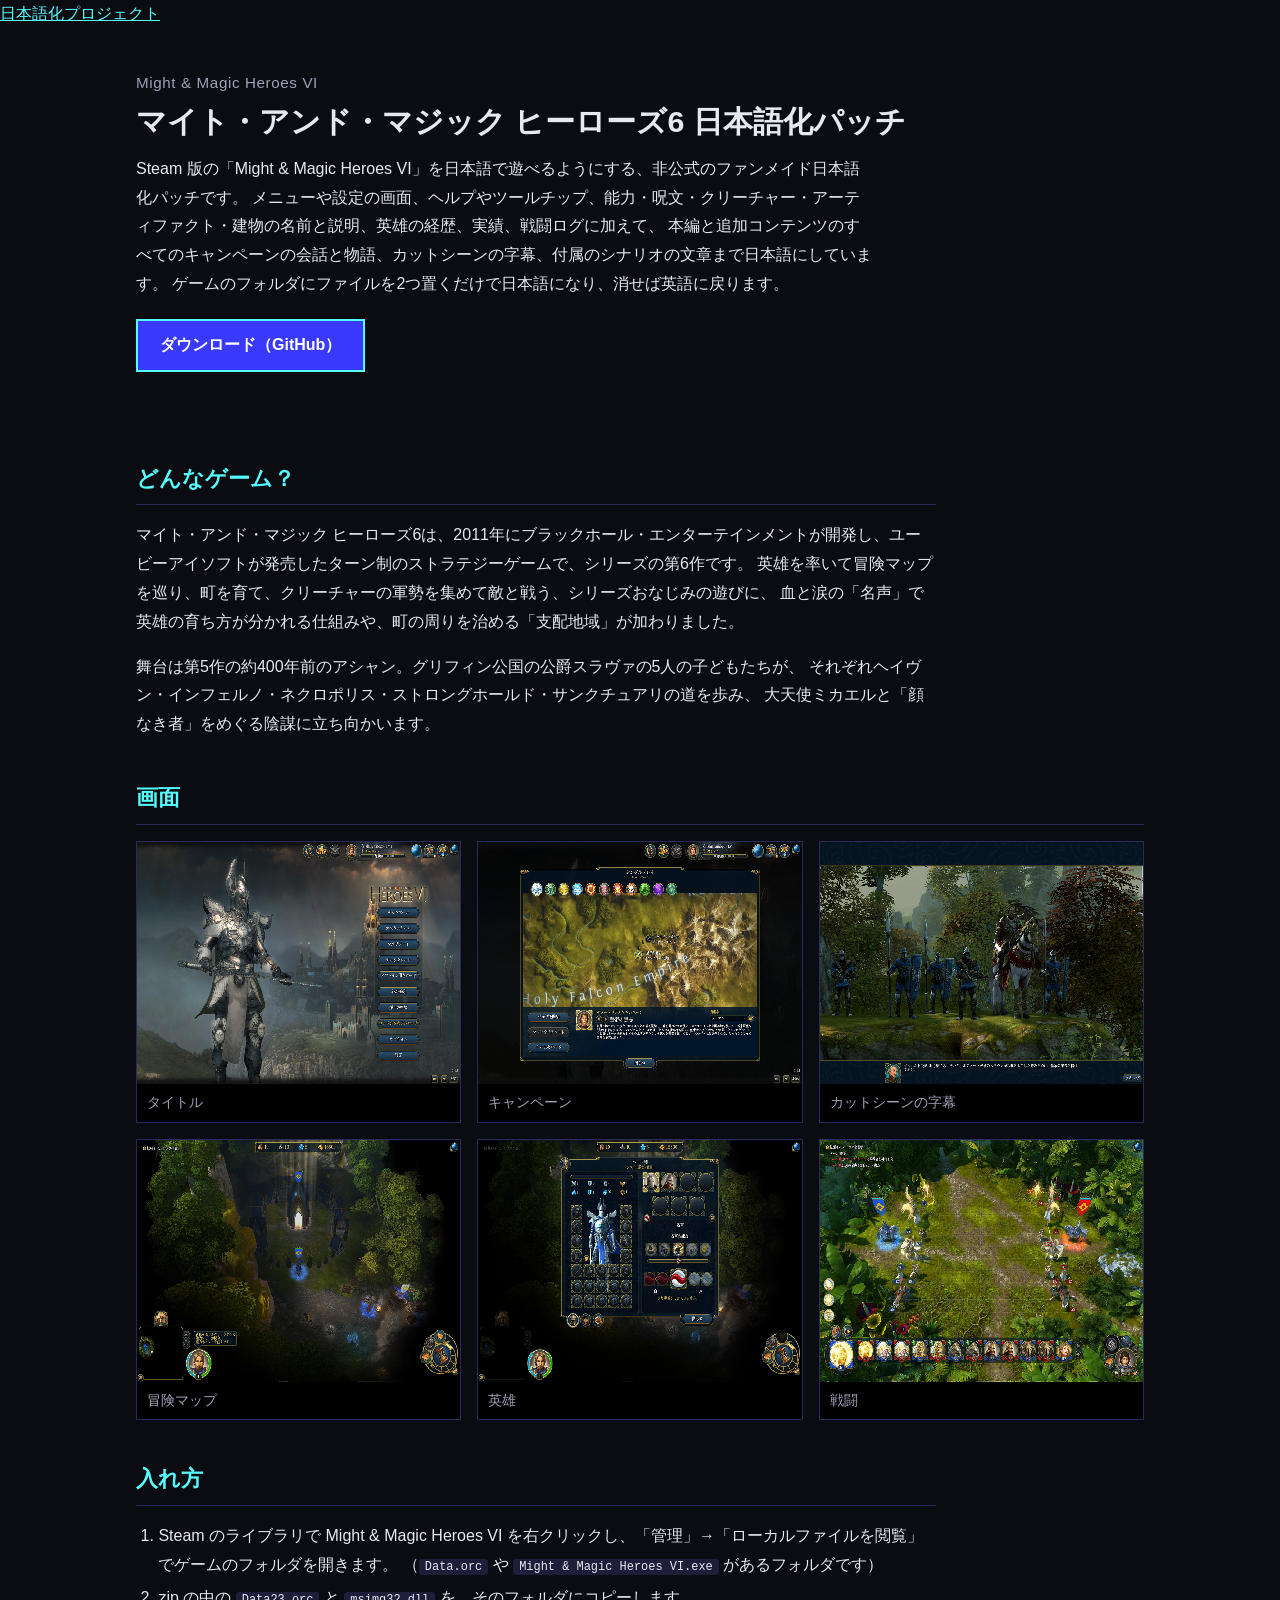
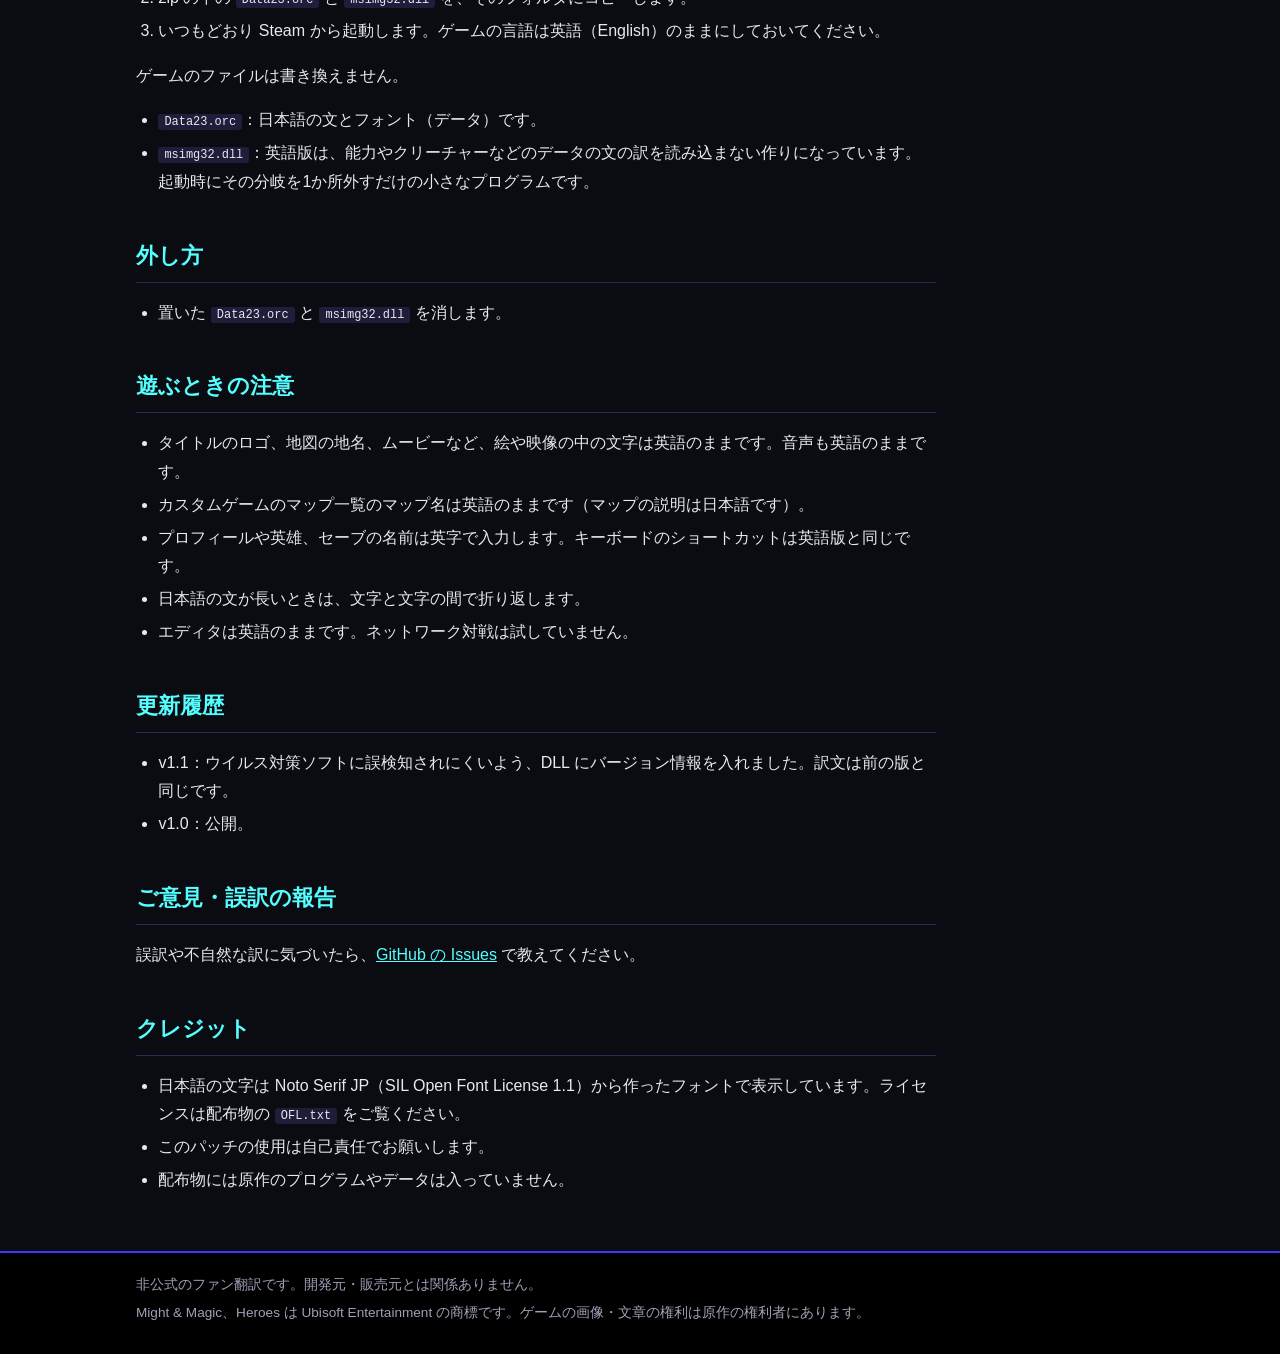
<file: docs/homm6/index.html>
<!doctype html>
<html lang="ja">
<head>
<meta charset="utf-8">
<meta name="viewport" content="width=device-width, initial-scale=1">
<title>マイト・アンド・マジック ヒーローズ6 日本語化パッチ — ヒーローズ・オブ・マイト・アンド・マジック シリーズ 日本語化プロジェクト</title>
<meta name="description" content="Steam 版 Might &amp; Magic Heroes VI を日本語で遊べるようにする、非公式のファンメイド日本語化パッチ。">
<meta property="og:type" content="article">
<meta property="og:title" content="マイト・アンド・マジック ヒーローズ6 日本語化パッチ">
<meta property="og:description" content="Steam 版 Might &amp; Magic Heroes VI を日本語で遊べるようにする、非公式のファンメイド日本語化パッチ。">
<meta property="og:url" content="https://higesho.github.io/homm-ja/homm6/">
<meta property="og:image" content="https://higesho.github.io/homm-ja/homm6/img/campaign.png">
<link rel="stylesheet" href="../style.css">
</head>
<body>
<header class="jpn" id="jpn"><div class="jpn-band"><a class="jpn-home" href="https://higesho.github.io/ja/">日本語化プロジェクト</a></div></header>
<script src="https://higesho.github.io/ja/nav.js"></script>

<main class="band">
<section class="hero">
<p class="sub">Might &amp; Magic Heroes VI</p>
<h1>マイト・アンド・マジック ヒーローズ6 日本語化パッチ</h1>
<p class="tag">Steam 版の「Might &amp; Magic Heroes VI」を日本語で遊べるようにする、非公式のファンメイド日本語化パッチです。
メニューや設定の画面、ヘルプやツールチップ、能力・呪文・クリーチャー・アーティファクト・建物の名前と説明、英雄の経歴、実績、戦闘ログに加えて、
本編と追加コンテンツのすべてのキャンペーンの会話と物語、カットシーンの字幕、付属のシナリオの文章まで日本語にしています。
ゲームのフォルダにファイルを2つ置くだけで日本語になり、消せば英語に戻ります。</p>
<p><a class="dl" href="https://github.com/higesho/homm-ja/releases/tag/homm6-v1.1">ダウンロード（GitHub）</a></p>
</section>

<div class="text">
<h2>どんなゲーム？</h2>
<p>マイト・アンド・マジック ヒーローズ6は、2011年にブラックホール・エンターテインメントが開発し、ユービーアイソフトが発売したターン制のストラテジーゲームで、シリーズの第6作です。
英雄を率いて冒険マップを巡り、町を育て、クリーチャーの軍勢を集めて敵と戦う、シリーズおなじみの遊びに、
血と涙の「名声」で英雄の育ち方が分かれる仕組みや、町の周りを治める「支配地域」が加わりました。</p>
<p>舞台は第5作の約400年前のアシャン。グリフィン公国の公爵スラヴァの5人の子どもたちが、
それぞれヘイヴン・インフェルノ・ネクロポリス・ストロングホールド・サンクチュアリの道を歩み、
大天使ミカエルと「顔なき者」をめぐる陰謀に立ち向かいます。</p>
</div>

<h2>画面</h2>
<div class="shots">
  <figure><img src="img/title.png" alt="タイトルのメインメニュー。キャンペーン、カスタムゲームなどのボタンが日本語になっている" loading="lazy"><figcaption>タイトル</figcaption></figure>
  <figure><img src="img/campaign.png" alt="チュートリアルキャンペーン「皇帝の意志」を選ぶ画面で、物語の導入が表示されている" loading="lazy"><figcaption>キャンペーン</figcaption></figure>
  <figure><img src="img/talk.png" alt="カットシーンで、ゲルハルト公爵の台詞が字幕に出ている" loading="lazy"><figcaption>カットシーンの字幕</figcaption></figure>
  <figure><img src="img/adventure.png" alt="冒険マップで、肖像のヒントが吹き出しに出ている" loading="lazy"><figcaption>冒険マップ</figcaption></figure>
  <figure><img src="img/hero.png" alt="英雄ハート卿の画面で、能力値と名声が表示されている" loading="lazy"><figcaption>英雄</figcaption></figure>
  <figure><img src="img/combat.png" alt="戦闘画面で、戦闘ログに日本語の出来事が出ている" loading="lazy"><figcaption>戦闘</figcaption></figure>
</div>

<div class="text">
<h2>入れ方</h2>
<ol>
<li>Steam のライブラリで Might &amp; Magic Heroes VI を右クリックし、「管理」→「ローカルファイルを閲覧」でゲームのフォルダを開きます。
  （<code>Data.orc</code> や <code>Might &amp; Magic Heroes VI.exe</code> があるフォルダです）</li>
<li>zip の中の <code>Data23.orc</code> と <code>msimg32.dll</code> を、そのフォルダにコピーします。</li>
<li>いつもどおり Steam から起動します。ゲームの言語は英語（English）のままにしておいてください。</li>
</ol>
<p>ゲームのファイルは書き換えません。</p>
<ul>
<li><code>Data23.orc</code>：日本語の文とフォント（データ）です。</li>
<li><code>msimg32.dll</code>：英語版は、能力やクリーチャーなどのデータの文の訳を読み込まない作りになっています。起動時にその分岐を1か所外すだけの小さなプログラムです。</li>
</ul>

<h2>外し方</h2>
<ul>
<li>置いた <code>Data23.orc</code> と <code>msimg32.dll</code> を消します。</li>
</ul>

<h2>遊ぶときの注意</h2>
<ul>
<li>タイトルのロゴ、地図の地名、ムービーなど、絵や映像の中の文字は英語のままです。音声も英語のままです。</li>
<li>カスタムゲームのマップ一覧のマップ名は英語のままです（マップの説明は日本語です）。</li>
<li>プロフィールや英雄、セーブの名前は英字で入力します。キーボードのショートカットは英語版と同じです。</li>
<li>日本語の文が長いときは、文字と文字の間で折り返します。</li>
<li>エディタは英語のままです。ネットワーク対戦は試していません。</li>
</ul>

<h2>更新履歴</h2>
<ul>
<li>v1.1：ウイルス対策ソフトに誤検知されにくいよう、DLL にバージョン情報を入れました。訳文は前の版と同じです。</li>
<li>v1.0：公開。</li>
</ul>

<h2>ご意見・誤訳の報告</h2>
<p>誤訳や不自然な訳に気づいたら、<a href="https://github.com/higesho/homm-ja/issues">GitHub の Issues</a> で教えてください。</p>

<h2>クレジット</h2>
<ul>
<li>日本語の文字は Noto Serif JP（SIL Open Font License 1.1）から作ったフォントで表示しています。ライセンスは配布物の <code>OFL.txt</code> をご覧ください。</li>
<li>このパッチの使用は自己責任でお願いします。</li>
<li>配布物には原作のプログラムやデータは入っていません。</li>
</ul>
</div>
</main>

<footer class="foot"><div class="band">
  <p>非公式のファン翻訳です。開発元・販売元とは関係ありません。</p>
  <p>Might &amp; Magic、Heroes は Ubisoft Entertainment の商標です。ゲームの画像・文章の権利は原作の権利者にあります。</p>
</div></footer>
</body>
</html>
</file>
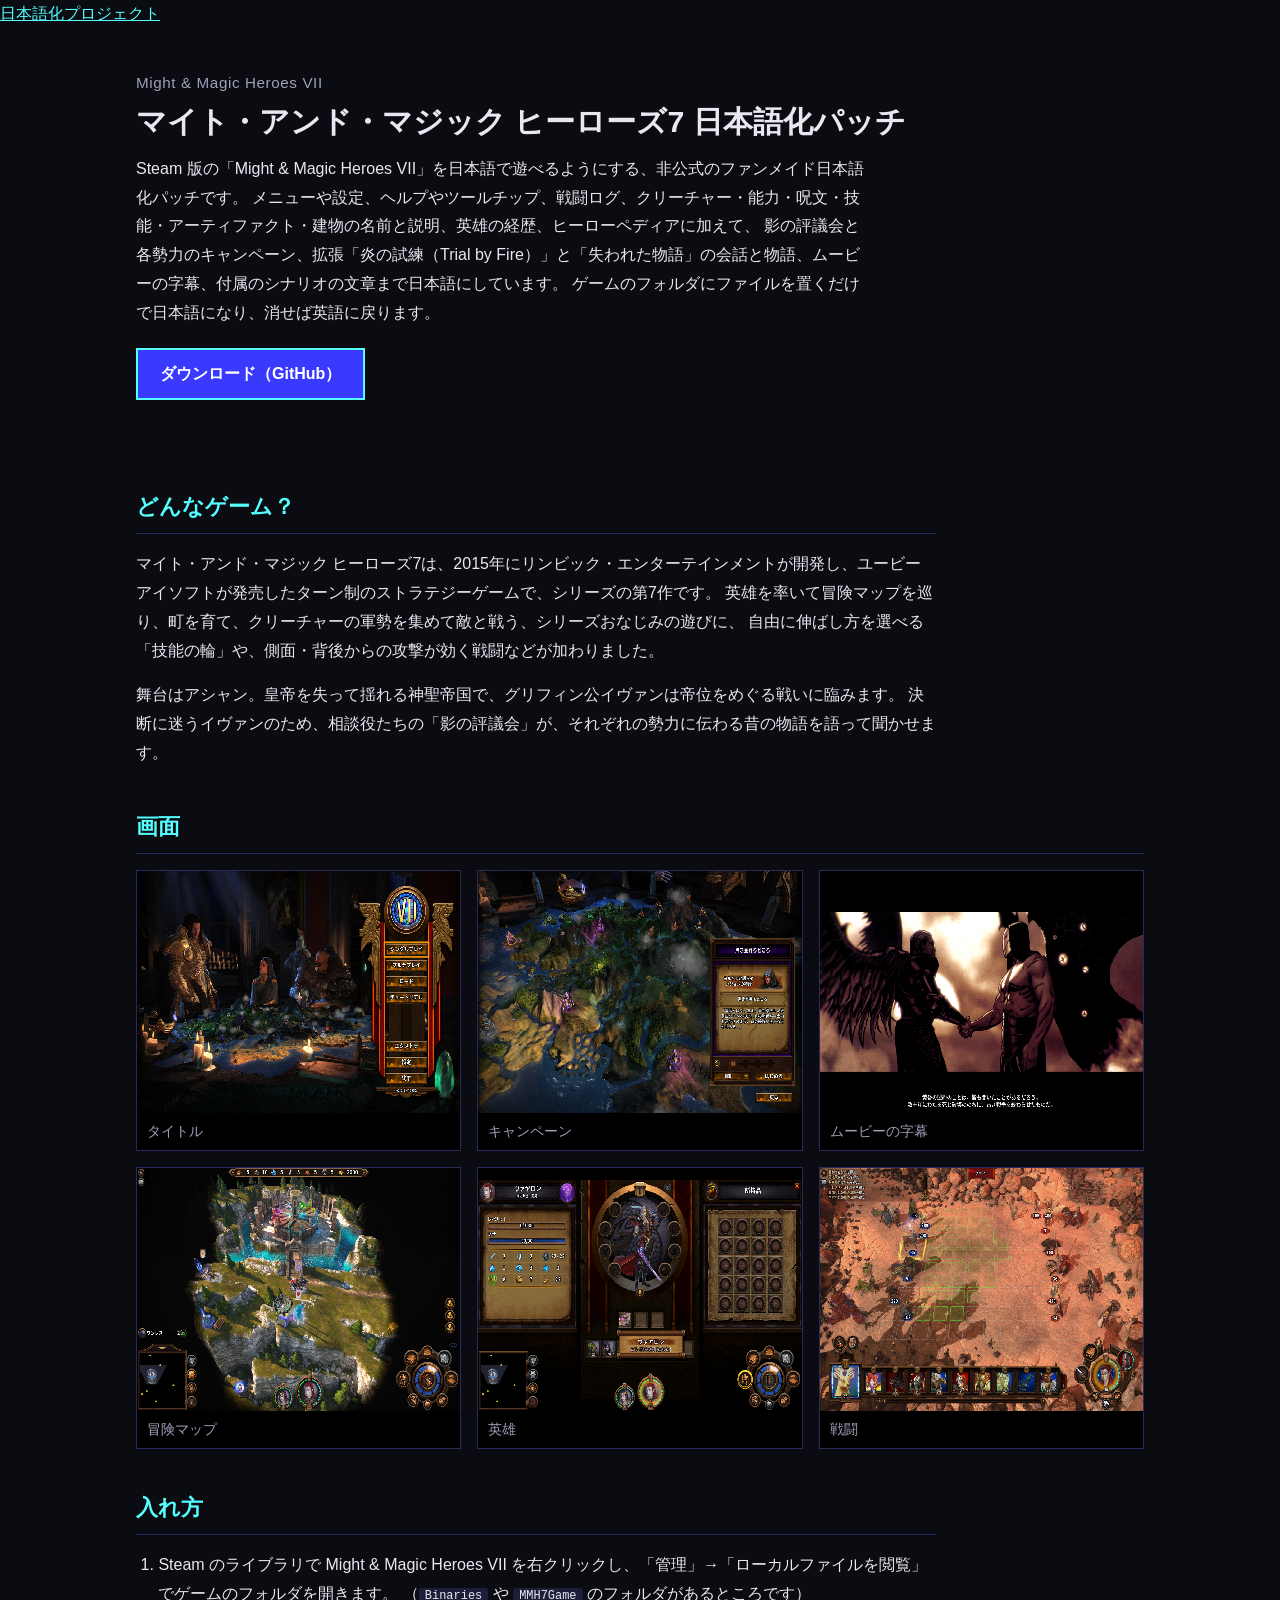
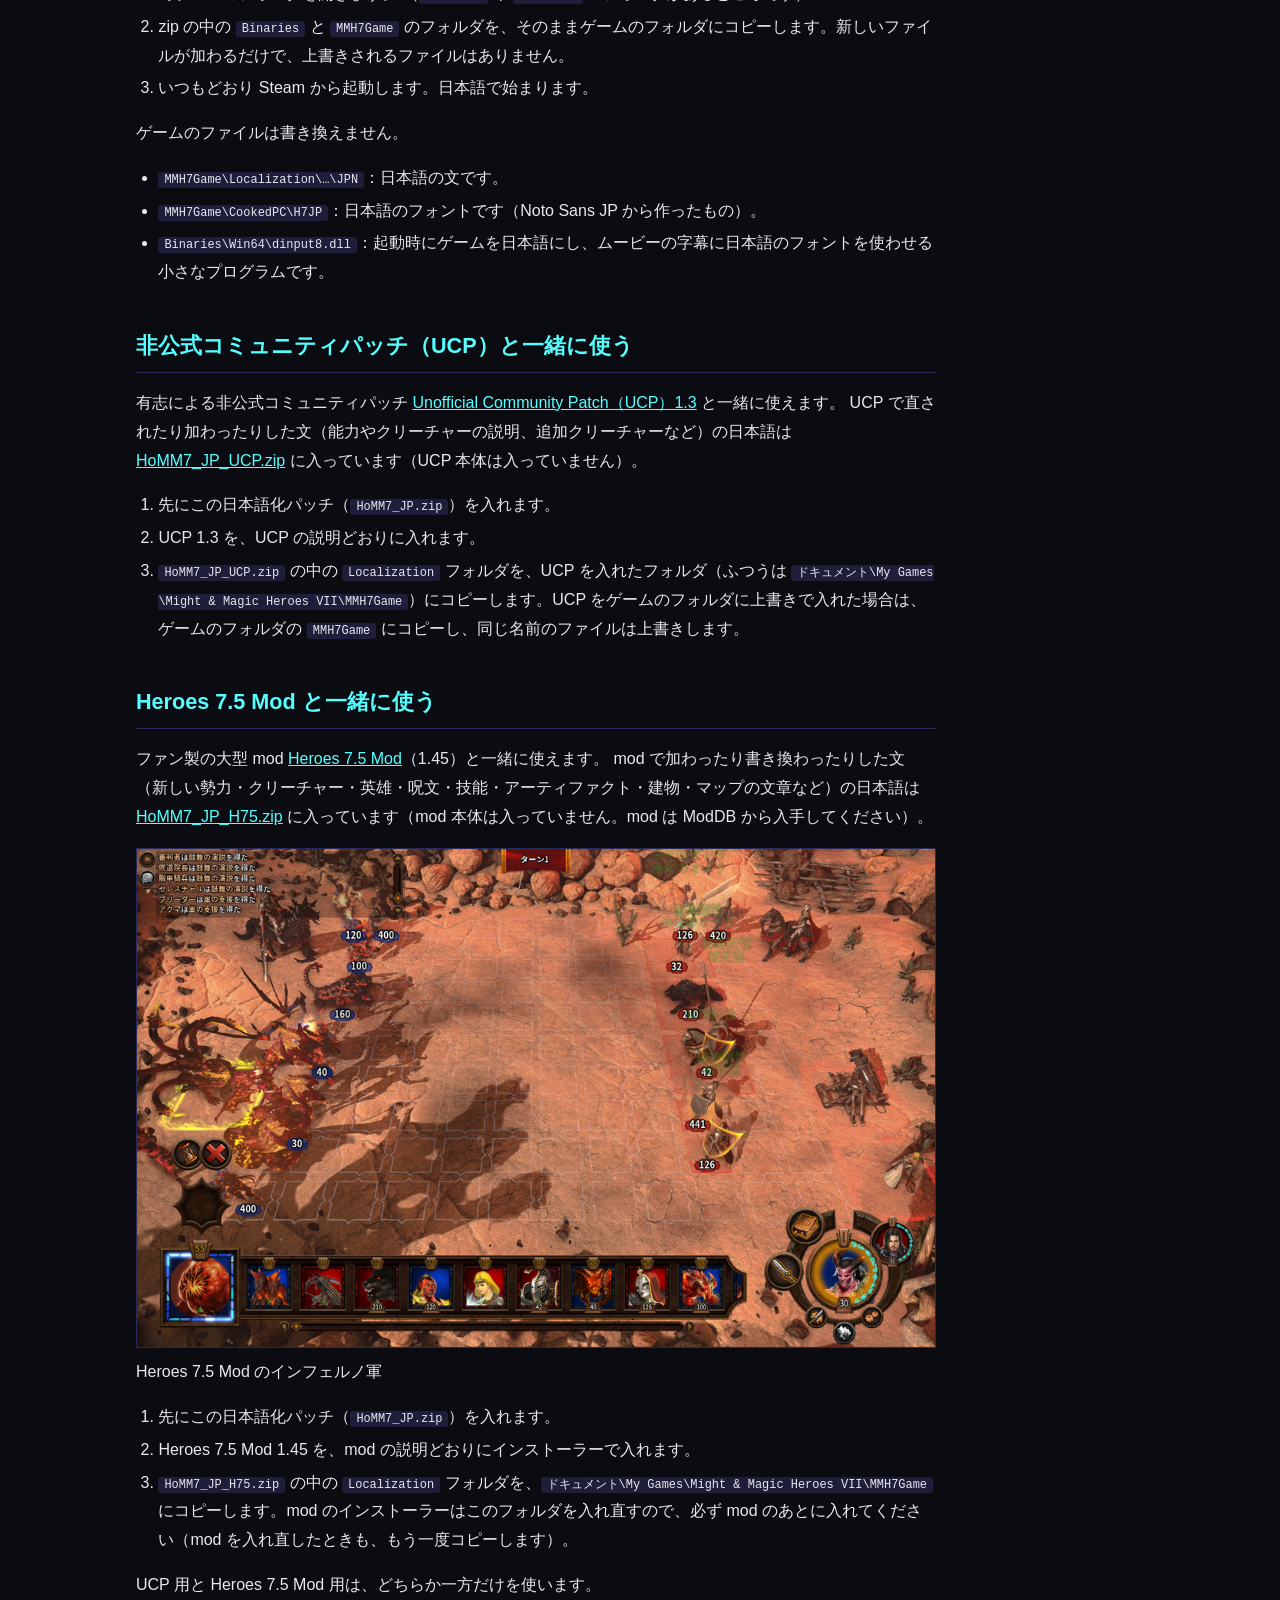
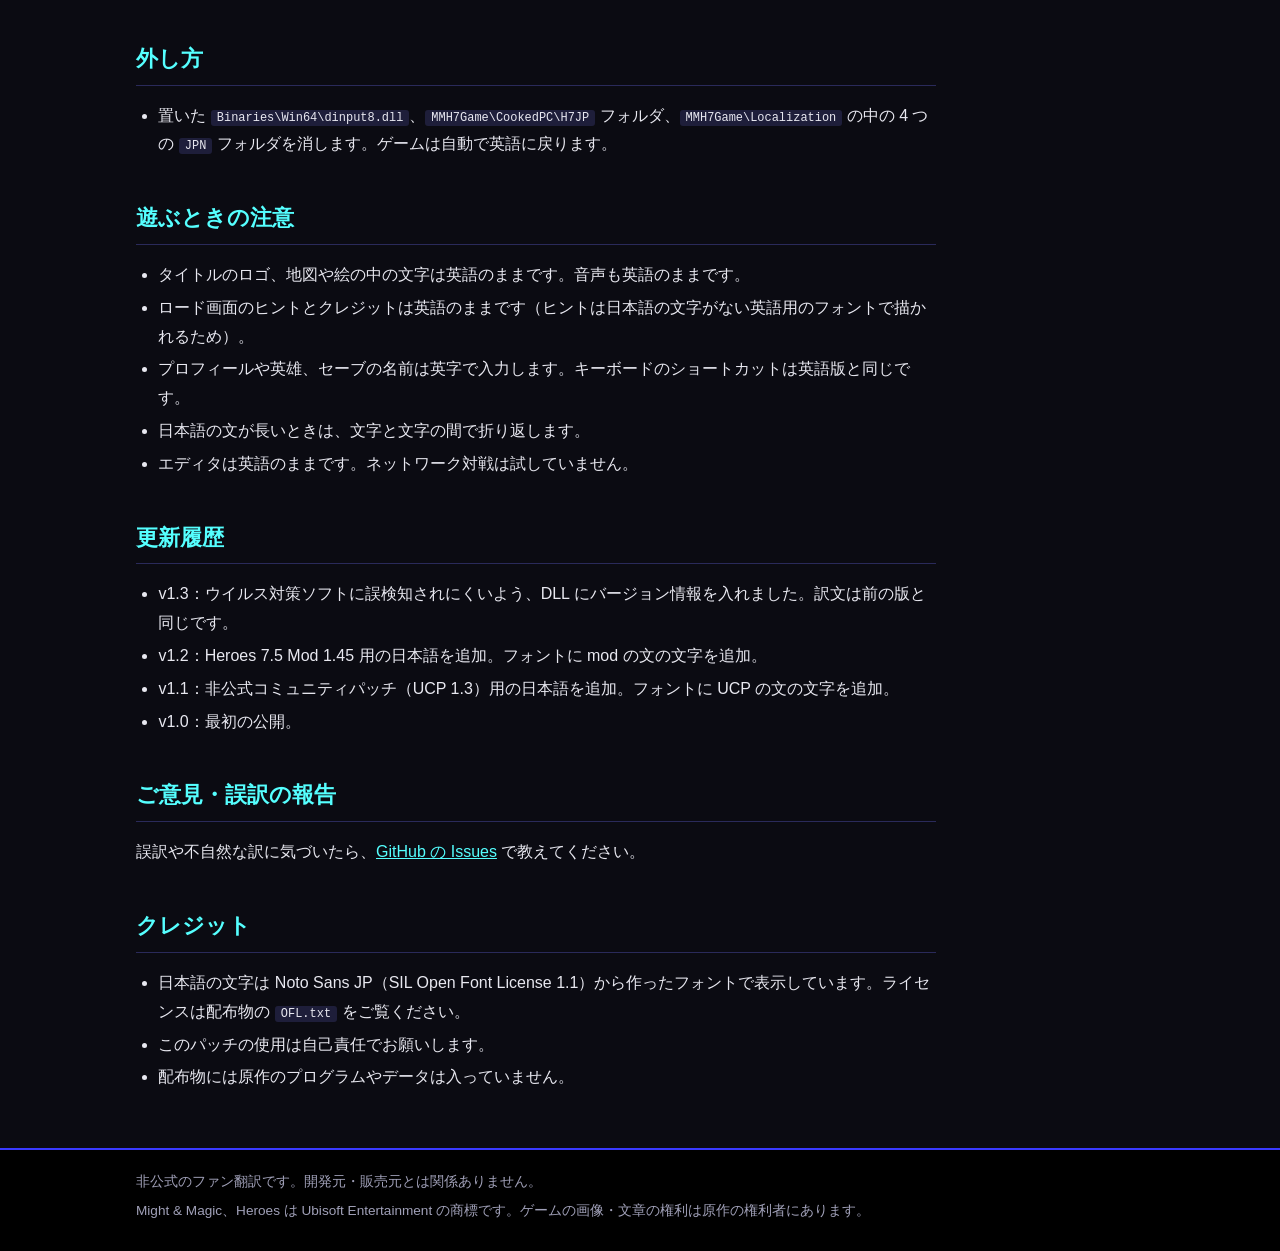
<file: docs/homm7/index.html>
<!doctype html>
<html lang="ja">
<head>
<meta charset="utf-8">
<meta name="viewport" content="width=device-width, initial-scale=1">
<title>マイト・アンド・マジック ヒーローズ7 日本語化パッチ — ヒーローズ・オブ・マイト・アンド・マジック シリーズ 日本語化プロジェクト</title>
<meta name="description" content="Steam 版 Might &amp; Magic Heroes VII を日本語で遊べるようにする、非公式のファンメイド日本語化パッチ。">
<meta property="og:type" content="article">
<meta property="og:title" content="マイト・アンド・マジック ヒーローズ7 日本語化パッチ">
<meta property="og:description" content="Steam 版 Might &amp; Magic Heroes VII を日本語で遊べるようにする、非公式のファンメイド日本語化パッチ。">
<meta property="og:url" content="https://higesho.github.io/homm-ja/homm7/">
<meta property="og:image" content="https://higesho.github.io/homm-ja/homm7/img/campaign.png">
<link rel="stylesheet" href="../style.css">
</head>
<body>
<header class="jpn" id="jpn"><div class="jpn-band"><a class="jpn-home" href="https://higesho.github.io/ja/">日本語化プロジェクト</a></div></header>
<script src="https://higesho.github.io/ja/nav.js"></script>

<main class="band">
<section class="hero">
<p class="sub">Might &amp; Magic Heroes VII</p>
<h1>マイト・アンド・マジック ヒーローズ7 日本語化パッチ</h1>
<p class="tag">Steam 版の「Might &amp; Magic Heroes VII」を日本語で遊べるようにする、非公式のファンメイド日本語化パッチです。
メニューや設定、ヘルプやツールチップ、戦闘ログ、クリーチャー・能力・呪文・技能・アーティファクト・建物の名前と説明、英雄の経歴、ヒーローペディアに加えて、
影の評議会と各勢力のキャンペーン、拡張「炎の試練（Trial by Fire）」と「失われた物語」の会話と物語、ムービーの字幕、付属のシナリオの文章まで日本語にしています。
ゲームのフォルダにファイルを置くだけで日本語になり、消せば英語に戻ります。</p>
<p><a class="dl" href="https://github.com/higesho/homm-ja/releases/tag/homm7-v1.3">ダウンロード（GitHub）</a></p>
</section>

<div class="text">
<h2>どんなゲーム？</h2>
<p>マイト・アンド・マジック ヒーローズ7は、2015年にリンビック・エンターテインメントが開発し、ユービーアイソフトが発売したターン制のストラテジーゲームで、シリーズの第7作です。
英雄を率いて冒険マップを巡り、町を育て、クリーチャーの軍勢を集めて敵と戦う、シリーズおなじみの遊びに、
自由に伸ばし方を選べる「技能の輪」や、側面・背後からの攻撃が効く戦闘などが加わりました。</p>
<p>舞台はアシャン。皇帝を失って揺れる神聖帝国で、グリフィン公イヴァンは帝位をめぐる戦いに臨みます。
決断に迷うイヴァンのため、相談役たちの「影の評議会」が、それぞれの勢力に伝わる昔の物語を語って聞かせます。</p>
</div>

<h2>画面</h2>
<div class="shots">
  <figure><img src="img/title.png" alt="タイトルのメインメニュー。シングルプレイ、マルチプレイなどのボタンが日本語になっている" loading="lazy"><figcaption>タイトル</figcaption></figure>
  <figure><img src="img/campaign.png" alt="影の評議会の卓上の地図で、ダンジョンのキャンペーン「黒き星昇るところ」を選んでいる" loading="lazy"><figcaption>キャンペーン</figcaption></figure>
  <figure><img src="img/talk.png" alt="ムービーの場面に、日本語の字幕が出ている" loading="lazy"><figcaption>ムービーの字幕</figcaption></figure>
  <figure><img src="img/adventure.png" alt="冒険マップで、町の名前が日本語で表示されている" loading="lazy"><figcaption>冒険マップ</figcaption></figure>
  <figure><img src="img/hero.png" alt="英雄ヴァヤロンの画面で、レベルやマナが日本語で表示されている" loading="lazy"><figcaption>英雄</figcaption></figure>
  <figure><img src="img/combat.png" alt="戦闘画面で、戦闘ログに日本語の出来事が出ている" loading="lazy"><figcaption>戦闘</figcaption></figure>
</div>

<div class="text">
<h2>入れ方</h2>
<ol>
<li>Steam のライブラリで Might &amp; Magic Heroes VII を右クリックし、「管理」→「ローカルファイルを閲覧」でゲームのフォルダを開きます。
  （<code>Binaries</code> や <code>MMH7Game</code> のフォルダがあるところです）</li>
<li>zip の中の <code>Binaries</code> と <code>MMH7Game</code> のフォルダを、そのままゲームのフォルダにコピーします。新しいファイルが加わるだけで、上書きされるファイルはありません。</li>
<li>いつもどおり Steam から起動します。日本語で始まります。</li>
</ol>
<p>ゲームのファイルは書き換えません。</p>
<ul>
<li><code>MMH7Game\Localization\…\JPN</code>：日本語の文です。</li>
<li><code>MMH7Game\CookedPC\H7JP</code>：日本語のフォントです（Noto Sans JP から作ったもの）。</li>
<li><code>Binaries\Win64\dinput8.dll</code>：起動時にゲームを日本語にし、ムービーの字幕に日本語のフォントを使わせる小さなプログラムです。</li>
</ul>

<h2>非公式コミュニティパッチ（UCP）と一緒に使う</h2>
<p>有志による非公式コミュニティパッチ <a href="https://www.moddb.com/mods/unoffical-community-mod-ucp">Unofficial Community Patch（UCP）1.3</a> と一緒に使えます。
UCP で直されたり加わったりした文（能力やクリーチャーの説明、追加クリーチャーなど）の日本語は <a href="https://github.com/higesho/homm-ja/releases/download/homm7-v1.3/HoMM7_JP_UCP.zip">HoMM7_JP_UCP.zip</a> に入っています（UCP 本体は入っていません）。</p>
<ol>
<li>先にこの日本語化パッチ（<code>HoMM7_JP.zip</code>）を入れます。</li>
<li>UCP 1.3 を、UCP の説明どおりに入れます。</li>
<li><code>HoMM7_JP_UCP.zip</code> の中の <code>Localization</code> フォルダを、UCP を入れたフォルダ（ふつうは <code>ドキュメント\My Games\Might &amp; Magic Heroes VII\MMH7Game</code>）にコピーします。UCP をゲームのフォルダに上書きで入れた場合は、ゲームのフォルダの <code>MMH7Game</code> にコピーし、同じ名前のファイルは上書きします。</li>
</ol>

<h2>Heroes 7.5 Mod と一緒に使う</h2>
<p>ファン製の大型 mod <a href="https://www.moddb.com/mods/heroes-of-might-and-magic-75">Heroes 7.5 Mod</a>（1.45）と一緒に使えます。
mod で加わったり書き換わったりした文（新しい勢力・クリーチャー・英雄・呪文・技能・アーティファクト・建物・マップの文章など）の日本語は <a href="https://github.com/higesho/homm-ja/releases/download/homm7-v1.3/HoMM7_JP_H75.zip">HoMM7_JP_H75.zip</a> に入っています（mod 本体は入っていません。mod は ModDB から入手してください）。</p>
<figure style="margin:1em 0"><img style="width:100%;height:auto;border:1px solid var(--line)" src="img/h75.png" alt="Heroes 7.5 Mod のインフェルノ軍との戦闘画面で、クリーチャー名と戦闘ログが日本語で出ている" loading="lazy"><figcaption>Heroes 7.5 Mod のインフェルノ軍</figcaption></figure>
<ol>
<li>先にこの日本語化パッチ（<code>HoMM7_JP.zip</code>）を入れます。</li>
<li>Heroes 7.5 Mod 1.45 を、mod の説明どおりにインストーラーで入れます。</li>
<li><code>HoMM7_JP_H75.zip</code> の中の <code>Localization</code> フォルダを、<code>ドキュメント\My Games\Might &amp; Magic Heroes VII\MMH7Game</code> にコピーします。mod のインストーラーはこのフォルダを入れ直すので、必ず mod のあとに入れてください（mod を入れ直したときも、もう一度コピーします）。</li>
</ol>
<p>UCP 用と Heroes 7.5 Mod 用は、どちらか一方だけを使います。</p>

<h2>外し方</h2>
<ul>
<li>置いた <code>Binaries\Win64\dinput8.dll</code>、<code>MMH7Game\CookedPC\H7JP</code> フォルダ、<code>MMH7Game\Localization</code> の中の 4 つの <code>JPN</code> フォルダを消します。ゲームは自動で英語に戻ります。</li>
</ul>

<h2>遊ぶときの注意</h2>
<ul>
<li>タイトルのロゴ、地図や絵の中の文字は英語のままです。音声も英語のままです。</li>
<li>ロード画面のヒントとクレジットは英語のままです（ヒントは日本語の文字がない英語用のフォントで描かれるため）。</li>
<li>プロフィールや英雄、セーブの名前は英字で入力します。キーボードのショートカットは英語版と同じです。</li>
<li>日本語の文が長いときは、文字と文字の間で折り返します。</li>
<li>エディタは英語のままです。ネットワーク対戦は試していません。</li>
</ul>

<h2>更新履歴</h2>
<ul>
<li>v1.3：ウイルス対策ソフトに誤検知されにくいよう、DLL にバージョン情報を入れました。訳文は前の版と同じです。</li>
<li>v1.2：Heroes 7.5 Mod 1.45 用の日本語を追加。フォントに mod の文の文字を追加。</li>
<li>v1.1：非公式コミュニティパッチ（UCP 1.3）用の日本語を追加。フォントに UCP の文の文字を追加。</li>
<li>v1.0：最初の公開。</li>
</ul>

<h2>ご意見・誤訳の報告</h2>
<p>誤訳や不自然な訳に気づいたら、<a href="https://github.com/higesho/homm-ja/issues">GitHub の Issues</a> で教えてください。</p>

<h2>クレジット</h2>
<ul>
<li>日本語の文字は Noto Sans JP（SIL Open Font License 1.1）から作ったフォントで表示しています。ライセンスは配布物の <code>OFL.txt</code> をご覧ください。</li>
<li>このパッチの使用は自己責任でお願いします。</li>
<li>配布物には原作のプログラムやデータは入っていません。</li>
</ul>
</div>
</main>

<footer class="foot"><div class="band">
  <p>非公式のファン翻訳です。開発元・販売元とは関係ありません。</p>
  <p>Might &amp; Magic、Heroes は Ubisoft Entertainment の商標です。ゲームの画像・文章の権利は原作の権利者にあります。</p>
</div></footer>
</body>
</html>
</file>
<file: docs/style.css>
/* ヒーローズ・オブ・マイト・アンド・マジック シリーズ 日本語化プロジェクト — スタイル */
:root {
  --bg: #0b0b12;
  --panel: #14142a;
  --line: #2a2a5a;
  --text: #e8e8f0;
  --muted: #a0a0b8;
  --cyan: #55ffff;
  --blue: #3a3aff;
  --gold: #ffd75a;
  --green: #55ff55;
}

* { box-sizing: border-box; }

html { -webkit-text-size-adjust: 100%; }

body {
  margin: 0;
  background: var(--bg);
  color: var(--text);
  font-family: "Hiragino Kaku Gothic ProN", "Hiragino Sans", "Yu Gothic UI", "Meiryo", sans-serif;
  line-height: 1.8;
}

a { color: var(--cyan); }
a:hover { color: #ffffff; }

.band { max-width: 1040px; margin: 0 auto; padding: 0 16px; }

/* 上の帯 */
header.top { border-bottom: 2px solid var(--blue); background: #000; }
header.top .band { display: flex; flex-wrap: wrap; align-items: center; gap: 8px 24px; padding-top: 10px; padding-bottom: 10px; }
.brand { color: var(--cyan); font-weight: bold; font-size: 1.1rem; text-decoration: none; letter-spacing: 0.05em; }
header.top nav { display: flex; flex-wrap: wrap; gap: 4px 16px; }
header.top nav a { color: var(--muted); text-decoration: none; }
header.top nav a:hover, header.top nav a.here { color: var(--text); }

/* 冒頭 */
.hero { padding: 40px 0 24px; }
.hero h1 { margin: 0 0 12px; font-size: 1.9rem; line-height: 1.4; }
.hero .sub { margin: 0 0 4px; color: var(--muted); font-size: 0.95rem; letter-spacing: 0.04em; }
.hero p.tag { margin: 0 0 20px; max-width: 46em; }

.dl { display: inline-block; margin: 0 12px 8px 0; padding: 10px 22px; background: var(--blue); color: #fff; text-decoration: none; font-weight: bold; border: 2px solid var(--cyan); }
.dl:hover { background: #5555ff; color: #fff; }
.dl.sub { background: transparent; border-color: var(--line); color: var(--text); font-weight: normal; }

h2 { margin: 40px 0 12px; padding-bottom: 6px; border-bottom: 1px solid var(--line); font-size: 1.35rem; color: var(--cyan); }
h3 { margin: 24px 0 8px; font-size: 1.1rem; }

code { background: #1e1e3a; padding: 1px 6px; border-radius: 3px; font-size: 0.92em; word-break: break-all; }

/* 作品一覧 */
.titles { display: grid; grid-template-columns: repeat(auto-fill, minmax(230px, 1fr)); gap: 16px; margin: 16px 0 8px; padding: 0; list-style: none; }
.titles li { background: var(--panel); border: 1px solid var(--line); display: flex; flex-direction: column; }
.titles li.ready { border-color: var(--cyan); }
.titles .thumb { display: block; aspect-ratio: 4 / 3; background: #000; border-bottom: 1px solid var(--line); overflow: hidden; }
.titles .thumb img { width: 100%; height: 100%; object-fit: fill; image-rendering: pixelated; display: block; }
.titles .thumb.none { display: flex; align-items: center; justify-content: center; color: #3a3a6a; font-size: 3rem; font-weight: bold; font-family: Georgia, "Times New Roman", serif; }
.titles .body { padding: 12px 14px 14px; display: flex; flex-direction: column; gap: 4px; flex: 1; }
.titles .name { font-weight: bold; font-size: 1.05rem; }
.titles .orig { color: var(--muted); font-size: 0.85rem; line-height: 1.5; }
.titles .desc { font-size: 0.9rem; margin-top: 4px; flex: 1; }
.titles .more { margin-top: 8px; font-size: 0.9rem; }
.state { display: inline-block; align-self: flex-start; padding: 0 8px; font-size: 0.8rem; border: 1px solid; }
.state.ready { color: var(--green); border-color: var(--green); }
.state.wip { color: var(--gold); border-color: var(--gold); }
.state.plan { color: var(--muted); border-color: var(--line); }

/* 画面 */
.shots { display: grid; grid-template-columns: repeat(auto-fill, minmax(300px, 1fr)); gap: 16px; margin: 16px 0; }
.shots figure { margin: 0; background: #000; border: 1px solid var(--line); }
.shots img { display: block; width: 100%; aspect-ratio: 4 / 3; object-fit: fill; image-rendering: pixelated; }
.shots figcaption { padding: 6px 10px; font-size: 0.88rem; color: var(--muted); }

/* 文章 */
.text { max-width: 50em; }
.text ol, .text ul { padding-left: 1.4em; }
.text li { margin: 4px 0; }
.note { background: var(--panel); border-left: 4px solid var(--cyan); padding: 10px 14px; margin: 16px 0; }

table.ver { border-collapse: collapse; font-size: 0.88rem; margin: 8px 0; }
table.ver th, table.ver td { border: 1px solid var(--line); padding: 4px 10px; text-align: left; }
table.ver th { background: var(--panel); font-weight: normal; color: var(--muted); }
.scroll { overflow-x: auto; }

/* 下の帯 */
footer.foot { margin-top: 56px; border-top: 2px solid var(--blue); background: #000; color: var(--muted); font-size: 0.85rem; }
footer.foot .band { padding-top: 16px; padding-bottom: 24px; }
footer.foot p { margin: 4px 0; }

@media (max-width: 600px) {
  .hero h1 { font-size: 1.5rem; }
  .shots { grid-template-columns: 1fr; }
}

/* メニュー: 同じシリーズのリンクを左、GitHub、ほかのシリーズ（higesho.github.io の別サイト）を右に並べ、
   ほかのシリーズは区切り線・金色・「↗」で見分ける */
header.top nav a[href^="https://github.com/"] { order: 1; }
header.top nav a[href^="https://higesho.github.io/"] { order: 2; color: var(--gold); opacity: 0.85; }
header.top nav a[href^="https://higesho.github.io/"]::before { content: "↗ "; }
header.top nav a[href^="https://higesho.github.io/"]:hover { color: #fff; opacity: 1; }
header.top nav a:not([href^="https://higesho.github.io/"]) + a[href^="https://higesho.github.io/"] { margin-left: 4px; padding-left: 16px; border-left: 1px solid var(--line); }
</file>
